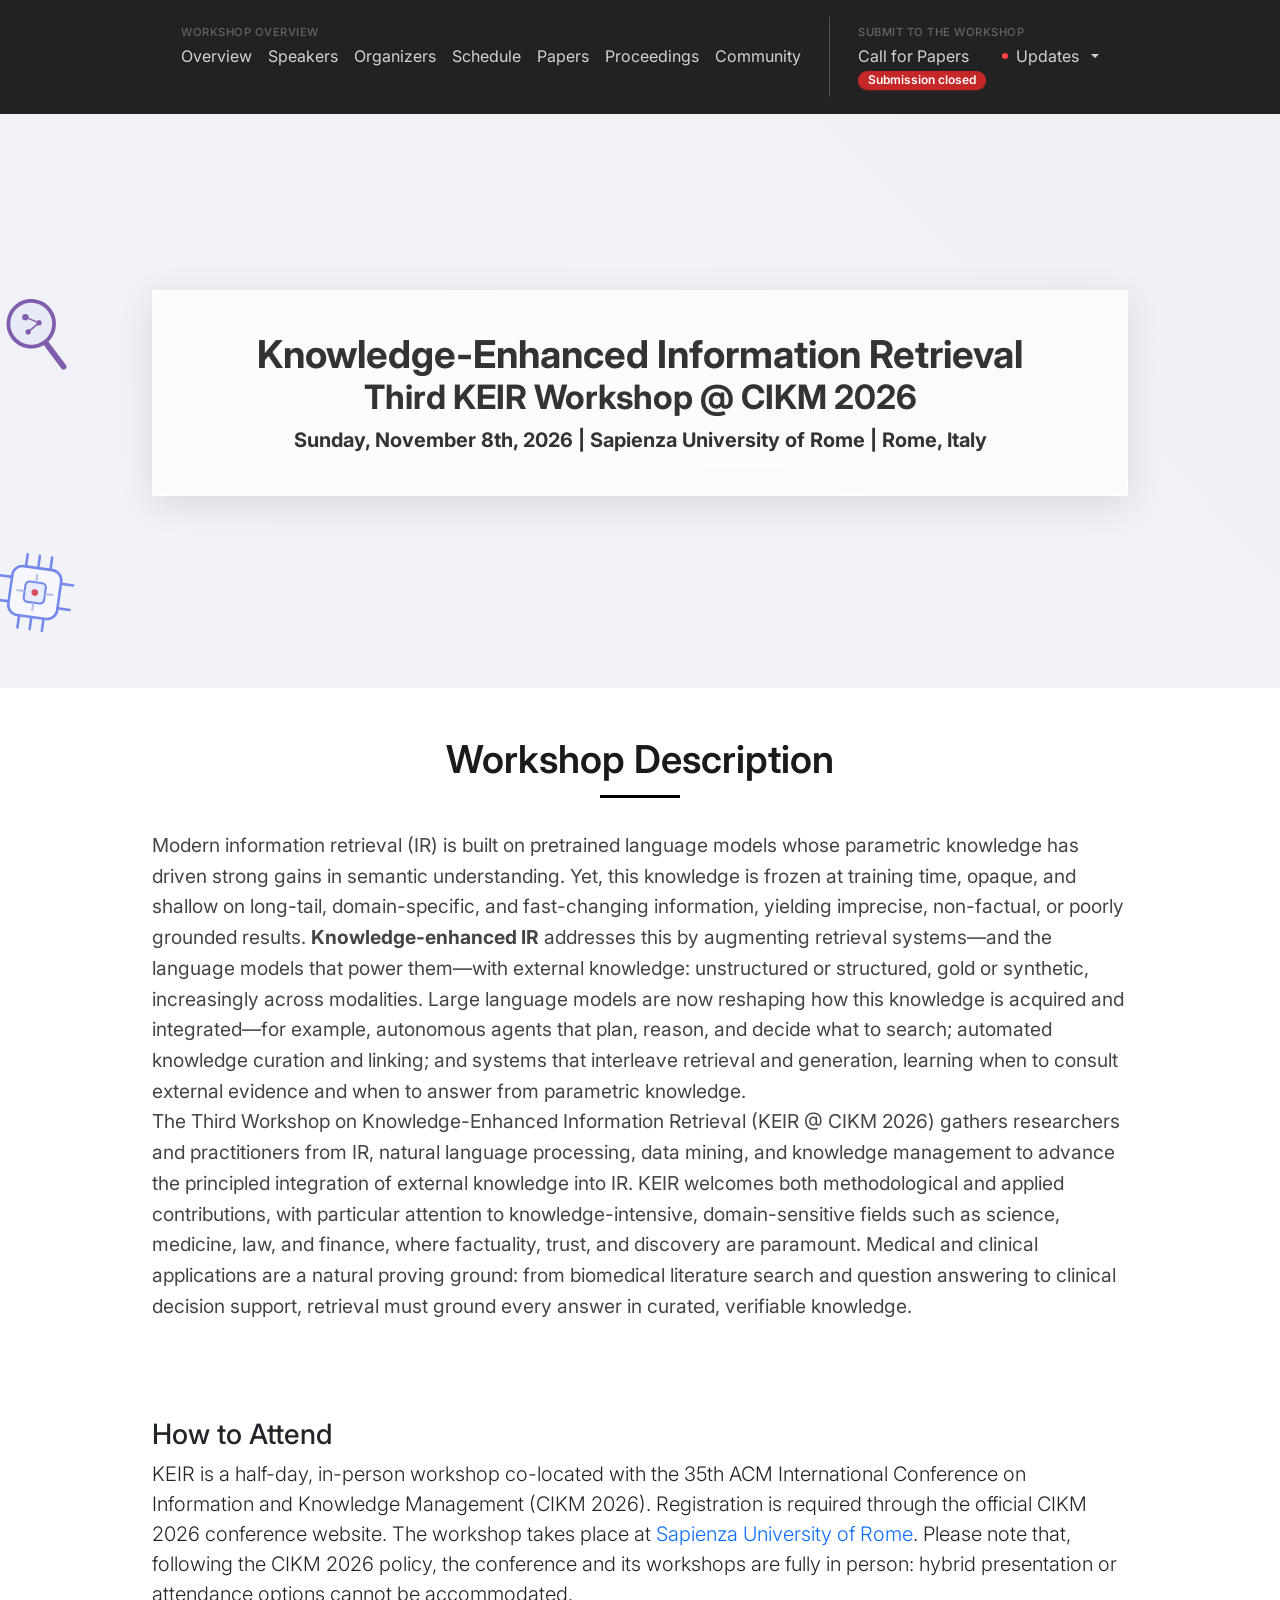
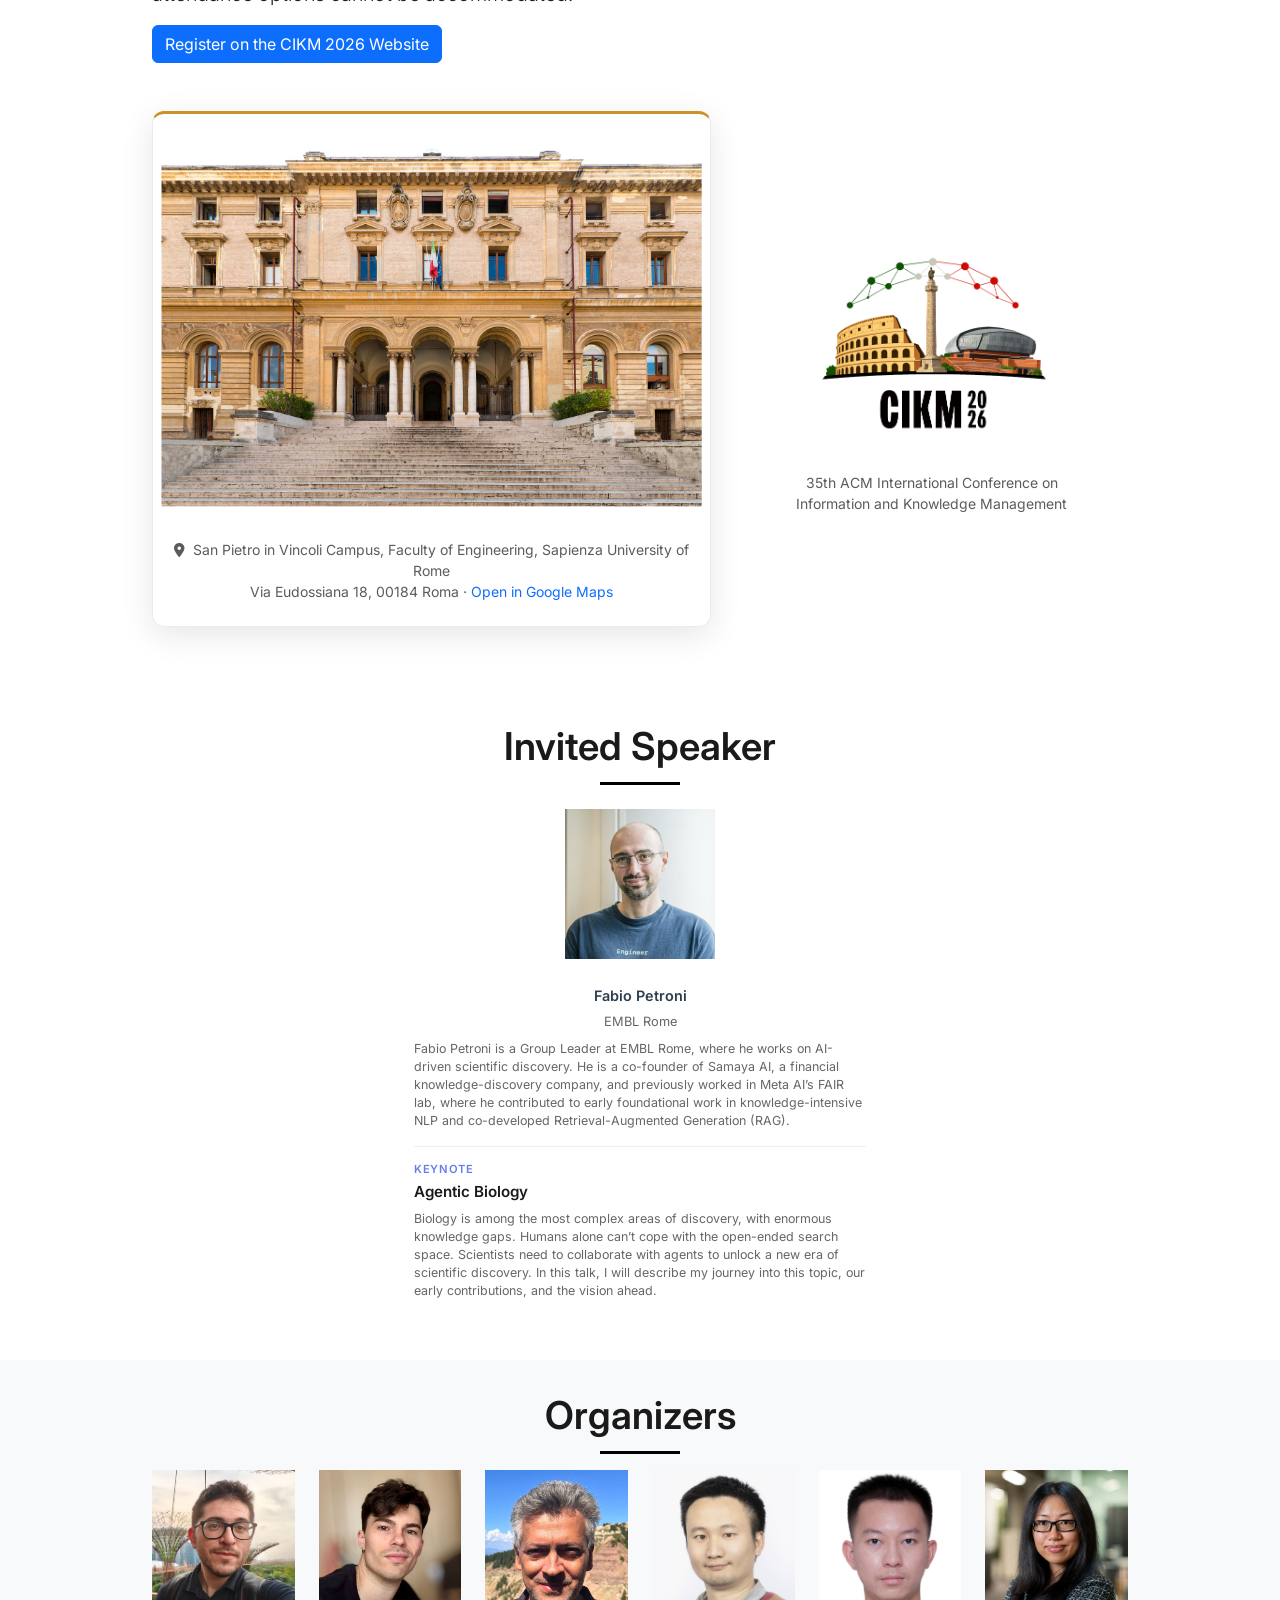
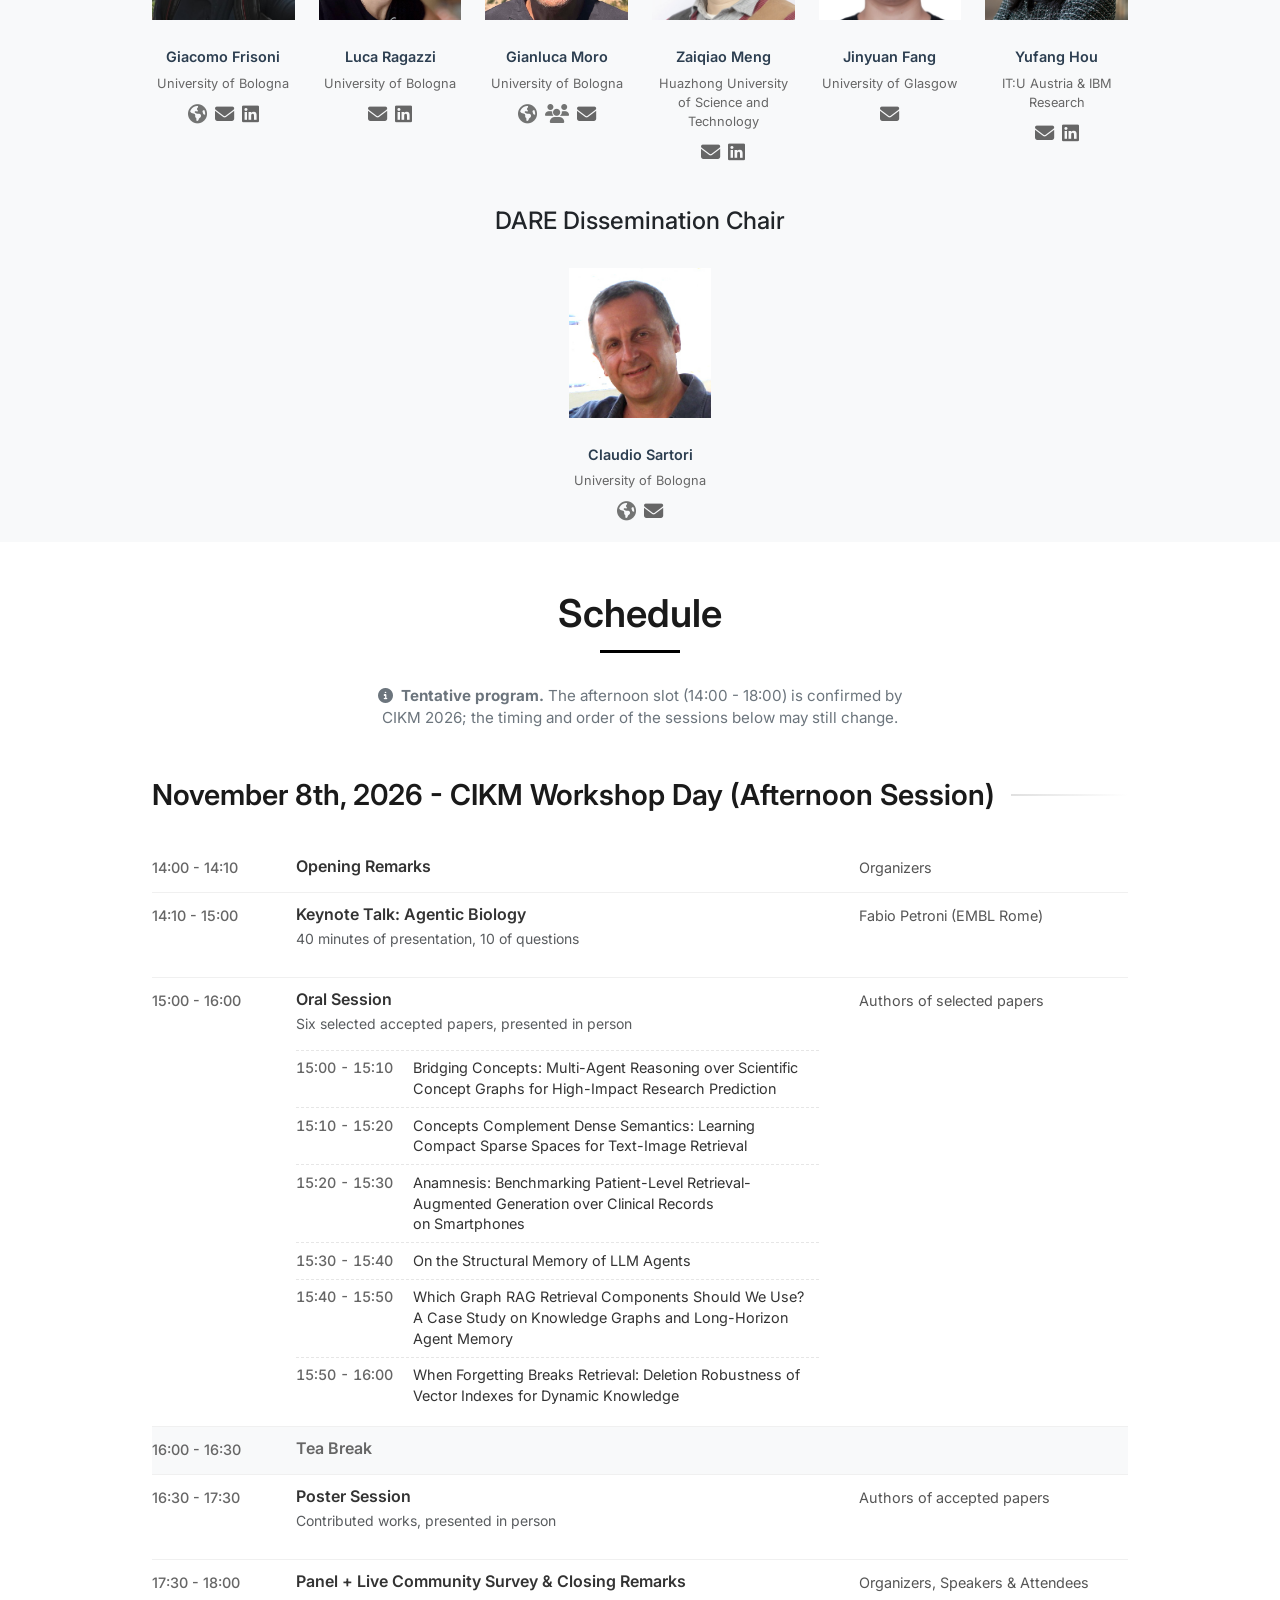
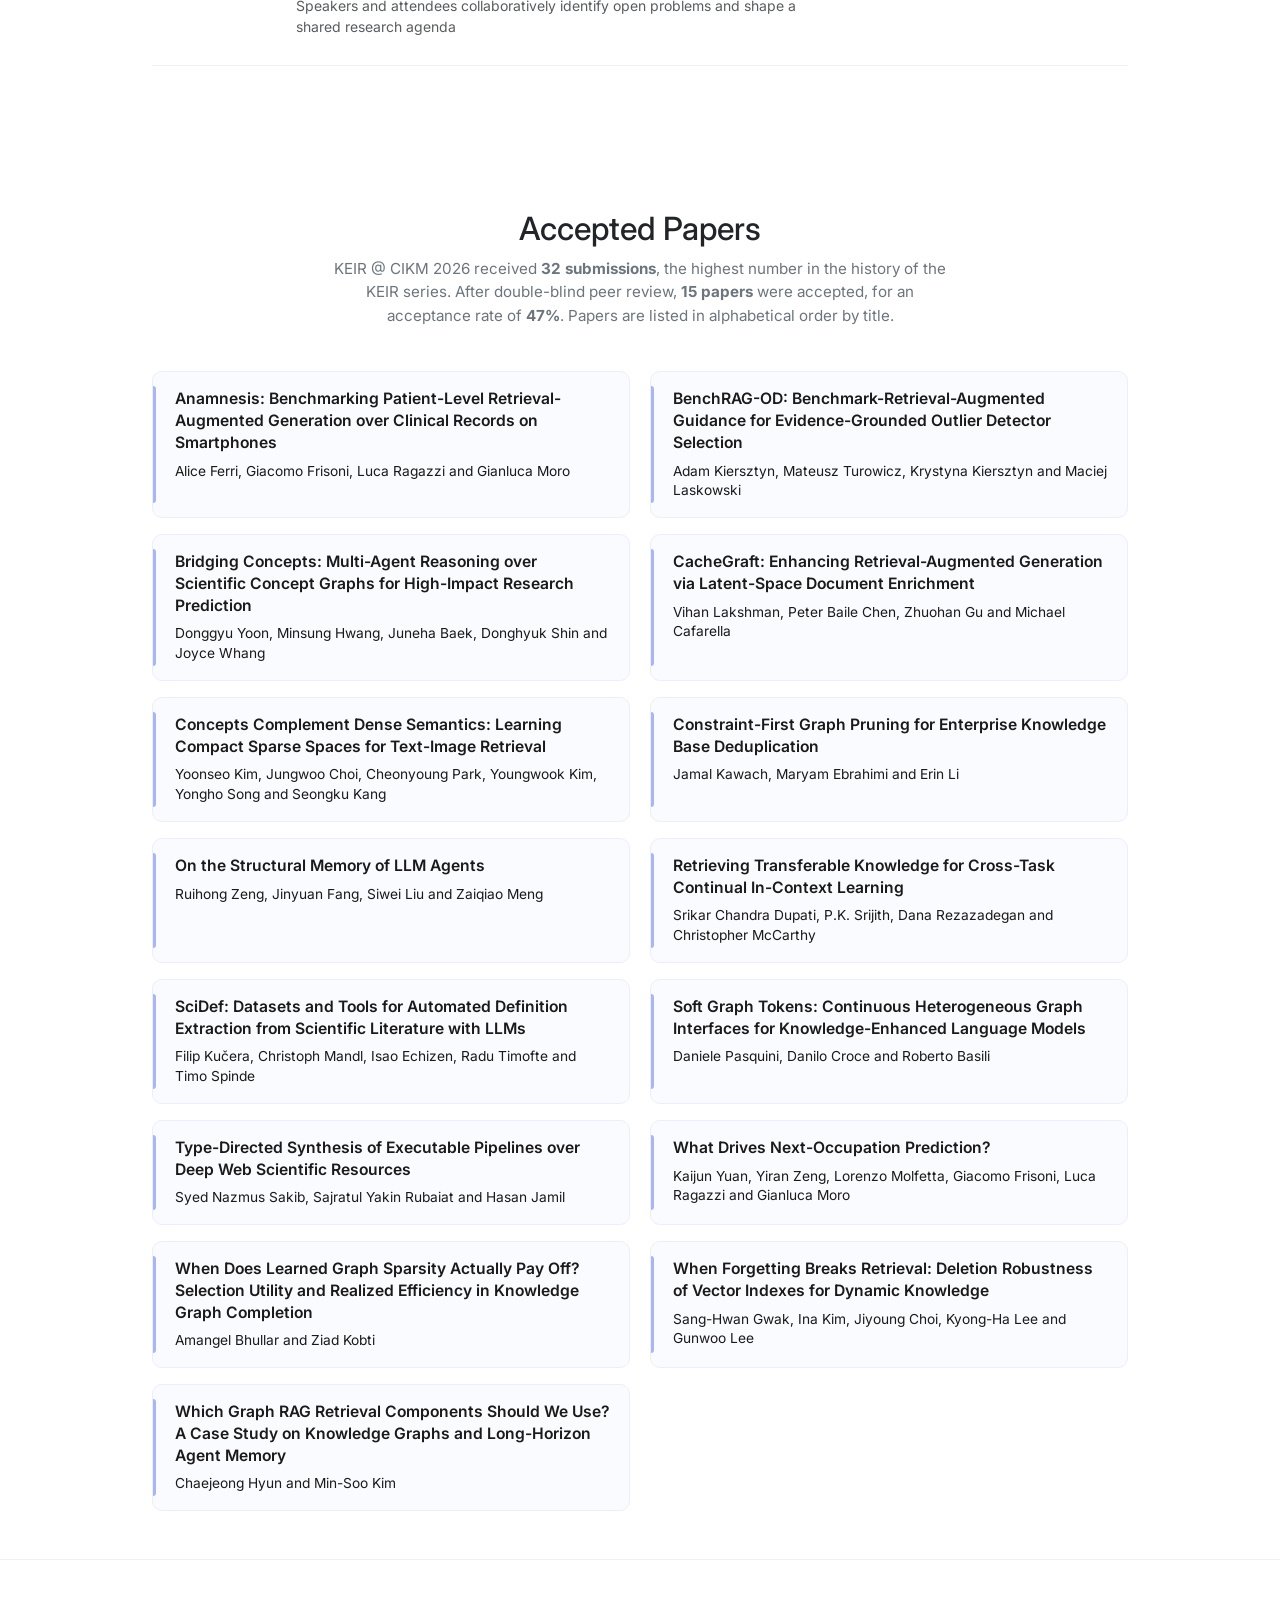
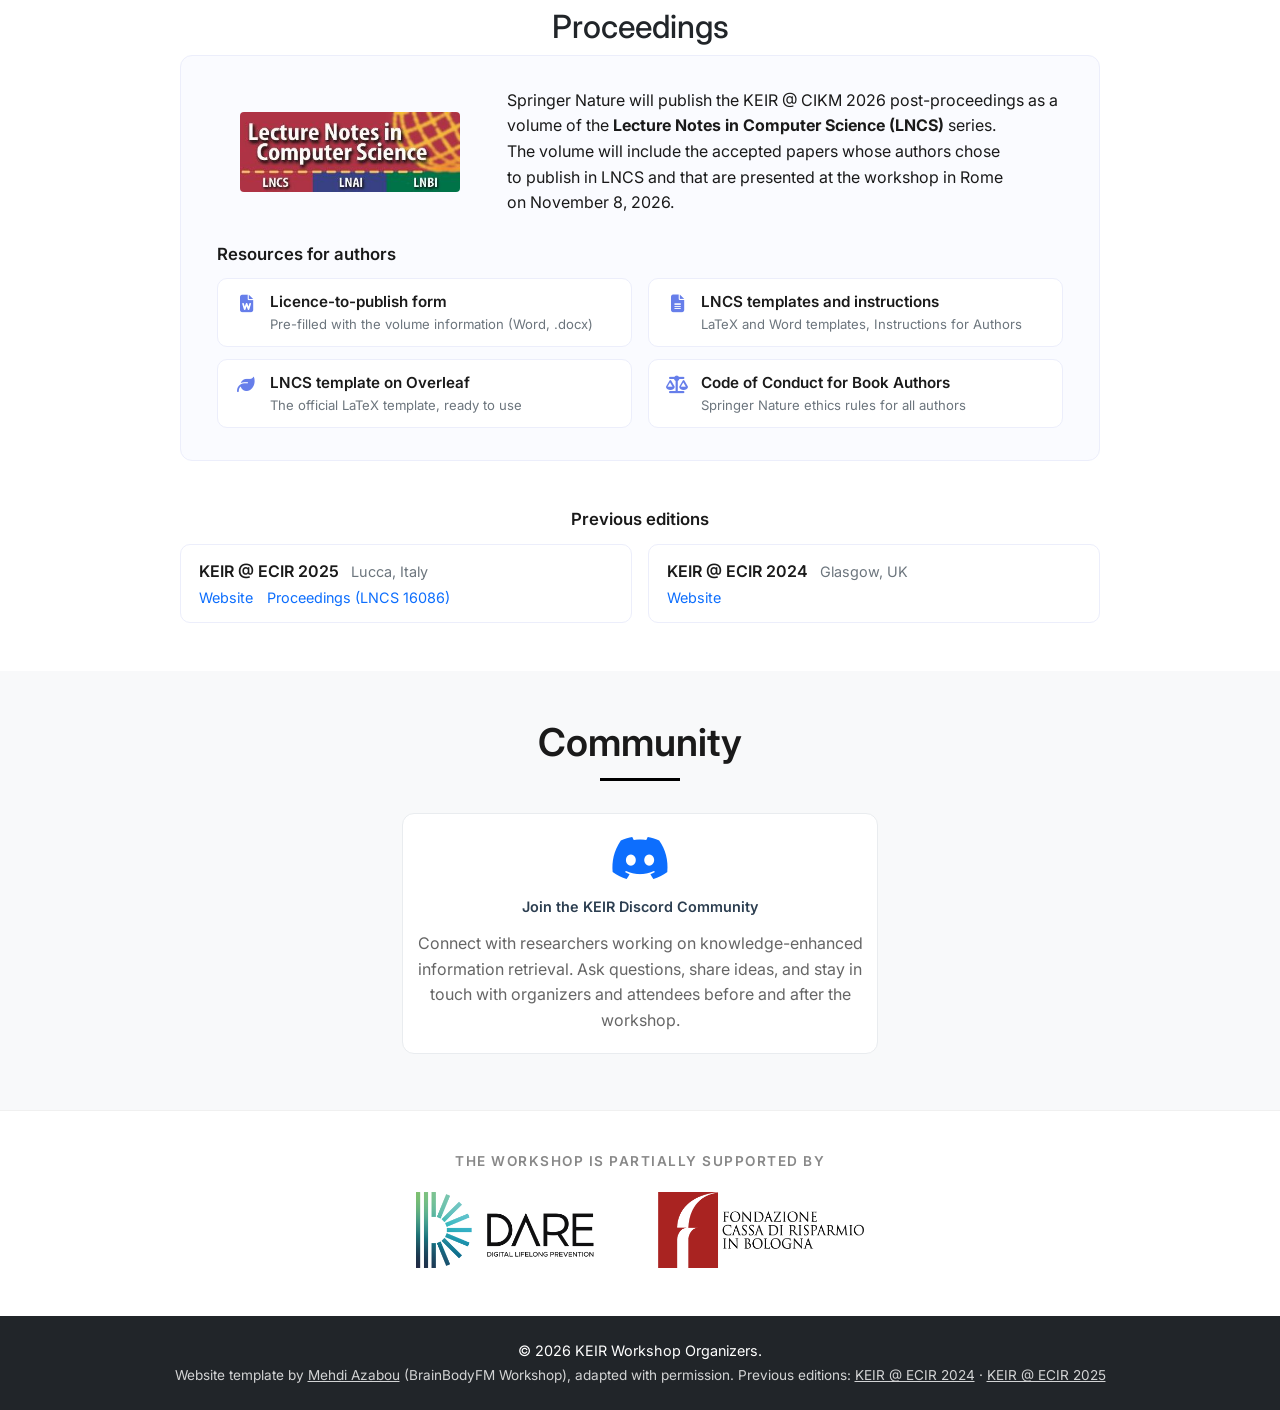
<file: index.html>
<!DOCTYPE html>
<html lang="en">

<head>
    <meta charset="UTF-8">
    <meta name="viewport" content="width=device-width, initial-scale=1.0">
    <title>KEIR @ CIKM 2026 - The Third Workshop on Knowledge-Enhanced Information Retrieval</title>
    <meta name="description"
        content="The Third Workshop on Knowledge-Enhanced Information Retrieval (KEIR @ CIKM 2026). November 8th, 2026 at Sapienza University of Rome, Italy.">

    <!-- Favicon -->
    <link rel="icon" type="image/svg+xml" href="assets/keir/favicon.svg">

    <!-- Open Graph Tags -->
    <meta property="og:type" content="website">
    <meta property="og:title" content="KEIR @ CIKM 2026 - The Third Workshop on Knowledge-Enhanced Information Retrieval">
    <meta property="og:description"
        content="The Third Workshop on Knowledge-Enhanced Information Retrieval (KEIR @ CIKM 2026). November 8th, 2026 at Sapienza University of Rome, Italy.">

    <!-- Twitter Meta Tags -->
    <meta name="twitter:card" content="summary">
    <meta name="twitter:title" content="KEIR @ CIKM 2026 - The Third Workshop on Knowledge-Enhanced Information Retrieval">
    <meta name="twitter:description"
        content="The Third Workshop on Knowledge-Enhanced Information Retrieval (KEIR @ CIKM 2026). November 8th, 2026 at Sapienza University of Rome, Italy.">

    <link href="https://cdn.jsdelivr.net/npm/bootstrap@5.3.0-alpha1/dist/css/bootstrap.min.css" rel="stylesheet">
    <link rel="stylesheet" href="https://cdnjs.cloudflare.com/ajax/libs/font-awesome/6.7.2/css/all.min.css">
    <link href="https://fonts.googleapis.com/css2?family=Inter:wght@400;500;600;700&display=swap" rel="stylesheet">
    <link rel="stylesheet" href="styles.css?v=20261103">
</head>

<body>
    <!-- Navigation Menu -->
    <nav class="navbar navbar-expand-lg navbar-dark bg-dark sticky-top">
        <!-- Desktop Navigation -->
        <div class="navbar-nav mx-auto desktop-nav" id="desktop-nav">
            <div class="nav-group-block">
                <div class="nav-group-label">Workshop Overview</div>
                <div class="nav-overview-group">
                    <a class="nav-link" href="#home">Overview<span class="deadline-badge"
                            style="opacity:0;">TBD</span></a>
                    <a class="nav-link" href="#speakers">Speakers<span class="deadline-badge"
                            style="opacity:0;">TBD</span></a>
                    <a class="nav-link" href="#organizers">Organizers<span class="deadline-badge"
                            style="opacity:0;">TBD</span></a>
                    <a class="nav-link" href="#schedule">Schedule<span class="deadline-badge"
                            style="opacity:0;">TBD</span></a>
                    <a class="nav-link" href="#accepted-papers">Papers<span class="deadline-badge"
                            style="opacity:0;">TBD</span></a>
                    <a class="nav-link" href="#proceedings">Proceedings<span class="deadline-badge"
                            style="opacity:0;">TBD</span></a>
                    <a class="nav-link" href="#community">Community<span class="deadline-badge"
                            style="opacity:0;">TBD</span></a>
                </div>
            </div>
            <div class="nav-separator"></div>
            <div class="nav-group-block">
                <div class="nav-group-label">Submit to the workshop</div>
                <div class="nav-submission-group">
                    <a class="nav-link" href="call-for-papers">Call for Papers<span
                            class="deadline-badge submission-closed">Submission closed</span></a>
                    <div class="nav-item dropdown">
                        <a class="nav-link dropdown-toggle updates-btn" href="#" role="button" data-bs-toggle="dropdown"
                            aria-expanded="false">
                            <span class="live-dot-small"></span>
                            Updates
                        </a>
                        <span class="deadline-badge" style="opacity:0;">TBD</span>
                        <div class="dropdown-menu updates-dropdown">
                            <div class="updates-content">
                                <div class="update-item">
                                    <div class="update-date">
                                        <div class="date-badge-small">
                                            <span class="month">OCT</span>
                                            <span class="day">31</span>
                                        </div>
                                    </div>
                                    <div class="update-content">
                                        <div class="update-card">
                                            <div class="update-header">
                                                <h6 class="update-title">
                                                    <i class="fas fa-microphone text-primary me-2"></i>
                                                    Keynote title and abstract
                                                </h6>
                                                <span class="update-tag info">Keynote</span>
                                            </div>
                                            <p class="update-text">
                                                Fabio Petroni will open the workshop with his keynote
                                                <strong>&ldquo;Agentic Biology&rdquo;</strong>. The abstract is available in
                                                the Invited&nbsp;Speaker&nbsp;section.
                                            </p>
                                            <div class="update-meta">
                                                <small class="text-muted">
                                                    <i class="fas fa-clock me-1"></i>
                                                    October 31, 2026
                                                </small>
                                            </div>
                                        </div>
                                    </div>
                                </div>
                                <div class="update-item">
                                    <div class="update-date">
                                        <div class="date-badge-small">
                                            <span class="month">OCT</span>
                                            <span class="day">30</span>
                                        </div>
                                    </div>
                                    <div class="update-content">
                                        <div class="update-card">
                                            <div class="update-header">
                                                <h6 class="update-title">
                                                    <i class="fas fa-book text-success me-2"></i>
                                                    Post-proceedings accepted in Springer LNCS
                                                </h6>
                                                <span class="update-tag success">Proceedings</span>
                                            </div>
                                            <p class="update-text">
                                                Springer Nature has accepted KEIR 2026 for publication as a revised
                                                post-proceedings volume in <strong>Lecture Notes in Computer Science
                                                (LNCS)</strong>. Authors of accepted papers who opted in have received
                                                the instructions by email: revised papers are due on
                                                <strong>December 15, 2026 (AoE)</strong>. Templates and the
                                                licence-to-publish form are in the Proceedings section.
                                            </p>
                                            <div class="update-meta">
                                                <small class="text-muted">
                                                    <i class="fas fa-clock me-1"></i>
                                                    October 30, 2026
                                                </small>
                                            </div>
                                        </div>
                                    </div>
                                </div>
                                <div class="update-item">
                                    <div class="update-date">
                                        <div class="date-badge-small">
                                            <span class="month">SEP</span>
                                            <span class="day">15</span>
                                        </div>
                                    </div>
                                    <div class="update-content">
                                        <div class="update-card">
                                            <div class="update-header">
                                                <h6 class="update-title">
                                                    <i class="fas fa-calendar-day text-primary me-2"></i>
                                                    Afternoon slot confirmed, with a new oral session
                                                </h6>
                                                <span class="update-tag info">Schedule</span>
                                            </div>
                                            <p class="update-text">
                                                CIKM 2026 has released the workshop schedule: KEIR will take
                                                place in the <strong>afternoon session of November 8 (14:00 -
                                                18:00)</strong>. The additional hour allocated by the conference
                                                allowed us to introduce an <strong>oral session</strong> for a
                                                selection of accepted papers, complementing the keynote, the poster
                                                session, and the closing panel. The presentation mode (oral +
                                                poster, or poster) will be communicated to authors in the
                                                acceptance notification. See the Schedule section for the
                                                tentative program.
                                            </p>
                                            <div class="update-meta">
                                                <small class="text-muted">
                                                    <i class="fas fa-clock me-1"></i>
                                                    September 15, 2026
                                                </small>
                                            </div>
                                        </div>
                                    </div>
                                </div>
                                <div class="update-item">
                                    <div class="update-date">
                                        <div class="date-badge-small">
                                            <span class="month">SEP</span>
                                            <span class="day">09</span>
                                        </div>
                                    </div>
                                    <div class="update-content">
                                        <div class="update-card">
                                            <div class="update-header">
                                                <h6 class="update-title">
                                                    <i class="fas fa-calendar-check text-primary me-2"></i>
                                                    Final submission deadline: September 16
                                                </h6>
                                                <span class="update-tag warning">Deadline</span>
                                            </div>
                                            <p class="update-text">
                                                The submission deadline has been slightly postponed to
                                                <strong>September 16, 2026 (AoE)</strong>. This is the final date:
                                                there will be no further extensions.
                                            </p>
                                            <div class="update-meta">
                                                <small class="text-muted">
                                                    <i class="fas fa-clock me-1"></i>
                                                    September 9, 2026
                                                </small>
                                            </div>
                                        </div>
                                    </div>
                                </div>
                                <div class="update-item">
                                    <div class="update-date">
                                        <div class="date-badge-small">
                                            <span class="month">AUG</span>
                                            <span class="day">19</span>
                                        </div>
                                    </div>
                                    <div class="update-content">
                                        <div class="update-card">
                                            <div class="update-header">
                                                <h6 class="update-title">
                                                    <i class="fas fa-calendar-plus text-primary me-2"></i>
                                                    Submission deadline extended
                                                </h6>
                                                <span class="update-tag warning">Deadline</span>
                                            </div>
                                            <p class="update-text">
                                                To accommodate requests from the community, the submission deadline has
                                                been postponed from August 24 to <strong>September 13, 2026
                                                    (AoE)</strong>.
                                            </p>
                                            <div class="update-meta">
                                                <small class="text-muted">
                                                    <i class="fas fa-clock me-1"></i>
                                                    August 19, 2026
                                                </small>
                                            </div>
                                        </div>
                                    </div>
                                </div>
                                <div class="update-item">
                                    <div class="update-date">
                                        <div class="date-badge-small">
                                            <span class="month">JUL</span>
                                            <span class="day">16</span>
                                        </div>
                                    </div>
                                    <div class="update-content">
                                        <div class="update-card">
                                            <div class="update-header">
                                                <h6 class="update-title">
                                                    <i class="fas fa-microphone text-primary me-2"></i>
                                                    Fabio Petroni to deliver the academic keynote
                                                </h6>
                                                <span class="update-tag info">Keynote</span>
                                            </div>
                                            <p class="update-text">
                                                We are delighted to announce that <strong>Fabio Petroni</strong> (Group
                                                Leader, EMBL Rome; co-developer of RAG at Meta AI) will deliver the
                                                academic keynote at KEIR @ CIKM 2026.
                                            </p>
                                            <div class="update-meta">
                                                <small class="text-muted">
                                                    <i class="fas fa-clock me-1"></i>
                                                    July 16, 2026
                                                </small>
                                            </div>
                                        </div>
                                    </div>
                                </div>
                                <div class="update-item">
                                    <div class="update-date">
                                        <div class="date-badge-small">
                                            <span class="month">JUL</span>
                                            <span class="day">08</span>
                                        </div>
                                    </div>
                                    <div class="update-content">
                                        <div class="update-card">
                                            <div class="update-header">
                                                <h6 class="update-title">
                                                    <i class="fas fa-champagne-glasses text-success me-2"></i>
                                                    Workshop Accepted at CIKM 2026!
                                                </h6>
                                                <span class="update-tag success">Accepted</span>
                                            </div>
                                            <p class="update-text">
                                                KEIR will run as a <strong>half-day, in-person workshop</strong> at CIKM 2026
                                                in Rome on <strong>November 8, 2026</strong>. The call for papers is open.
                                            </p>
                                            <div class="update-meta">
                                                <small class="text-muted">
                                                    <i class="fas fa-clock me-1"></i>
                                                    July 8, 2026
                                                </small>
                                            </div>
                                        </div>
                                    </div>
                                </div>
                            </div>
                        </div>
                    </div>
                </div>
            </div>
        </div>

        <!-- Mobile Navigation -->
        <div class="container mobile-nav">
                <div class="d-flex justify-content-between align-items-center">
                    <span class="navbar-brand mb-0 h1">KEIR @ CIKM 2026</span>
                    <button class="navbar-toggler" type="button" data-bs-toggle="collapse" data-bs-target="#mobile-nav"
                        aria-controls="mobile-nav" aria-expanded="false" aria-label="Toggle navigation">
                        <span class="navbar-toggler-icon"></span>
                    </button>
                </div>

                <div class="collapse navbar-collapse" id="mobile-nav">
                    <ul class="navbar-nav me-auto mb-2 mb-lg-0">
                        <li class="nav-item">
                            <a class="nav-link" href="#home">Overview</a>
                        </li>
                        <li class="nav-item">
                            <a class="nav-link" href="#speakers">Speakers</a>
                        </li>
                        <li class="nav-item">
                            <a class="nav-link" href="#organizers">Organizers</a>
                        </li>
                        <li class="nav-item">
                            <a class="nav-link" href="#schedule">Schedule</a>
                        </li>
                        <li class="nav-item">
                            <a class="nav-link" href="#accepted-papers">Accepted Papers</a>
                        </li>
                        <li class="nav-item">
                            <a class="nav-link" href="#proceedings">Proceedings</a>
                        </li>
                        <li class="nav-item">
                            <a class="nav-link" href="#community">Community</a>
                        </li>
                        <li class="nav-item">
                            <a class="nav-link" href="call-for-papers">Call for Papers</a>
                        </li>
                    </ul>
                </div>
        </div>
    </nav>

    <!-- Header Section -->
    <header id="home" class="py-5 header-extra-padding text-center">
        <!-- Animated Biosignal Background -->
        <div class="biosignal-background">
            <div class="biosignal-row">
                <img src="assets/keir/graph.svg" class="biosignal-icon" alt="">
                <img src="assets/keir/doc.svg" class="biosignal-icon" alt="">
                <img src="assets/keir/lens.svg" class="biosignal-icon" alt="">
                <img src="assets/keir/agent.svg" class="biosignal-icon" alt="">
                <img src="assets/keir/database.svg" class="biosignal-icon" alt="">
                <img src="assets/keir/book.svg" class="biosignal-icon" alt="">
                <img src="assets/keir/ranking.svg" class="biosignal-icon" alt="">
                <img src="assets/keir/embedding.svg" class="biosignal-icon" alt="">
                <img src="assets/keir/link.svg" class="biosignal-icon" alt="">
                <img src="assets/keir/table.svg" class="biosignal-icon" alt="">
                <img src="assets/keir/query.svg" class="biosignal-icon" alt="">
                <img src="assets/keir/pipeline.svg" class="biosignal-icon" alt="">
            </div>
            <div class="biosignal-row">
                <img src="assets/keir/graph.svg" class="biosignal-icon" alt="">
                <img src="assets/keir/doc.svg" class="biosignal-icon" alt="">
                <img src="assets/keir/lens.svg" class="biosignal-icon" alt="">
                <img src="assets/keir/agent.svg" class="biosignal-icon" alt="">
                <img src="assets/keir/database.svg" class="biosignal-icon" alt="">
                <img src="assets/keir/book.svg" class="biosignal-icon" alt="">
                <img src="assets/keir/ranking.svg" class="biosignal-icon" alt="">
                <img src="assets/keir/embedding.svg" class="biosignal-icon" alt="">
                <img src="assets/keir/link.svg" class="biosignal-icon" alt="">
                <img src="assets/keir/table.svg" class="biosignal-icon" alt="">
                <img src="assets/keir/query.svg" class="biosignal-icon" alt="">
                <img src="assets/keir/pipeline.svg" class="biosignal-icon" alt="">
            </div>
            <div class="biosignal-row">
                <img src="assets/keir/graph.svg" class="biosignal-icon" alt="">
                <img src="assets/keir/doc.svg" class="biosignal-icon" alt="">
                <img src="assets/keir/lens.svg" class="biosignal-icon" alt="">
                <img src="assets/keir/agent.svg" class="biosignal-icon" alt="">
                <img src="assets/keir/database.svg" class="biosignal-icon" alt="">
                <img src="assets/keir/book.svg" class="biosignal-icon" alt="">
                <img src="assets/keir/ranking.svg" class="biosignal-icon" alt="">
                <img src="assets/keir/embedding.svg" class="biosignal-icon" alt="">
                <img src="assets/keir/link.svg" class="biosignal-icon" alt="">
                <img src="assets/keir/table.svg" class="biosignal-icon" alt="">
                <img src="assets/keir/query.svg" class="biosignal-icon" alt="">
                <img src="assets/keir/pipeline.svg" class="biosignal-icon" alt="">
            </div>
        </div>

        <div class="container position-relative">
            <div class="workshop-title">
                <h1 class="display-3">
                    <div class="title-main">Knowledge-Enhanced Information Retrieval</div>
                    <div class="title-workshop">Third KEIR Workshop @ CIKM 2026</div>
                </h1>
                <p class="lead">Sunday, November 8th, 2026 | Sapienza University of Rome | Rome, Italy</p>
            </div>
        </div>
    </header>

    <!-- Abstract Section -->
    <section id="abstract" class="py-5">
        <div class="container">
            <h2 class="text-center mb-5">Workshop Description</h2>
            <div class="row justify-content-center">
                <div class="col-lg-12">
                    <p class="lead">
                        Modern information retrieval (IR) is built on pretrained language models whose parametric
                        knowledge has driven strong gains in semantic understanding. Yet, this knowledge is frozen at
                        training time, opaque, and shallow on long-tail, domain-specific, and fast-changing
                        information, yielding imprecise, non-factual, or poorly grounded results.
                        <strong>Knowledge-enhanced IR</strong> addresses this by augmenting retrieval systems&mdash;and
                        the language models that power them&mdash;with external knowledge: unstructured or structured,
                        gold or synthetic, increasingly across modalities. Large language models are now reshaping how
                        this knowledge is acquired and integrated&mdash;for example, autonomous agents that plan,
                        reason, and decide what to search; automated knowledge curation and linking; and systems that
                        interleave retrieval and generation, learning when to consult external evidence and when to
                        answer from parametric knowledge.
                    </p>
                    <p class="lead">
                        The Third Workshop on Knowledge-Enhanced Information Retrieval (KEIR @ CIKM 2026) gathers
                        researchers and practitioners from IR, natural language processing, data mining, and knowledge
                        management to advance the principled integration of external knowledge into IR. KEIR welcomes
                        both methodological and applied contributions, with particular attention to
                        knowledge-intensive, domain-sensitive fields such as science, medicine, law, and finance,
                        where factuality, trust, and discovery are paramount. Medical and clinical applications are a
                        natural proving ground: from biomedical literature search and question answering to clinical
                        decision support, retrieval must ground every answer in curated, verifiable knowledge.
                    </p>
                </div>
            </div>
        </div>
    </section>

    <!-- How to Attend Section -->
    <section id="how-to-attend" class="py-5">
        <div class="container">
            <div class="row justify-content-center">
                <div class="col-lg-12">
                    <h3 class="text-start">How to Attend</h3>
                    <p class="lead">
                        KEIR is a half-day, in-person workshop co-located with the 35th ACM International Conference on
                        Information and Knowledge Management (CIKM 2026). Registration is required through the official
                        CIKM 2026 conference website. The workshop takes place at
                        <a href="https://cikm2026.diag.uniroma1.it/venues/" target="_blank"
                            class="text-decoration-none">Sapienza University of Rome</a>.
                        Please note that, following the CIKM 2026 policy, the conference and its workshops are fully in
                        person: hybrid presentation or attendance options cannot be accommodated.
                    </p>
                    <p class="lead">
                        <a href="https://cikm2026.diag.uniroma1.it/" target="_blank" class="btn btn-primary">
                            Register on the CIKM 2026 Website
                        </a>
                    </p>

                    <div class="row align-items-center mt-4 g-4">
                        <div class="col-lg-7">
                            <div class="card venue-card">
                                <img src="assets/keir/venue-sapienza.jpg" class="card-img-top" alt="San Pietro in Vincoli Campus, Sapienza University of Rome">
                                <div class="card-body py-3">
                                    <p class="mb-0 small text-muted text-center">
                                        <i class="fas fa-location-dot me-1"></i>
                                        San Pietro in Vincoli Campus, Faculty of Engineering, Sapienza University of Rome<br>
                                        Via Eudossiana 18, 00184 Roma &middot;
                                        <a href="https://maps.google.com/?q=Via+Eudossiana+18,+00184+Roma" target="_blank"
                                            class="text-decoration-none">Open in Google Maps</a>
                                    </p>
                                </div>
                            </div>
                        </div>
                        <div class="col-lg-5 text-center">
                            <a href="https://cikm2026.diag.uniroma1.it/" target="_blank">
                                <img src="assets/keir/cikm2026-logo.png" alt="CIKM 2026 - Rome, Italy" class="cikm-logo">
                            </a>
                            <p class="small text-muted mt-2 mb-0">
                                35th ACM International Conference on<br>Information and Knowledge Management
                            </p>
                        </div>
                    </div>
                </div>
            </div>
        </div>
    </section>

    <!-- Speakers Section -->
    <section id="speakers" class="py-5">
        <div class="container">
            <h2 class="text-center mb-4">Invited Speaker</h2>
            <div class="row justify-content-center" id="speakers-row">
                <div class="col-lg-6 col-md-8 mb-4">
                    <div class="card h-100 speaker-card">
                        <img src="assets/keir/fabio_petroni.jpg" class="card-img-top" alt="Fabio Petroni"
                            onerror="this.src='assets/keir/speaker-tba.svg'">
                        <div class="card-body">
                            <h5 class="card-title">Fabio Petroni</h5>
                            <p class="card-text">EMBL Rome</p>
                            <p class="card-text speaker-bio">Fabio Petroni is a Group Leader at EMBL Rome, where he works on AI-driven scientific discovery. He is a co-founder of Samaya AI, a financial knowledge-discovery company, and previously worked in Meta AI’s FAIR lab, where he contributed to early foundational work in knowledge-intensive NLP and co-developed Retrieval-Augmented Generation (RAG).</p>
                            <div class="speaker-talk">
                                <p class="speaker-talk-label">Keynote</p>
                                <p class="speaker-talk-title">Agentic Biology</p>
                                <p class="speaker-talk-abstract">Biology is among the most complex areas of discovery,
                                    with enormous knowledge gaps. Humans alone can&rsquo;t cope with the open-ended
                                    search space. Scientists need to collaborate with agents to unlock a new era of
                                    scientific discovery. In this talk, I will describe my journey into this topic, our
                                    early contributions, and the vision ahead.</p>
                            </div>
                        </div>
                    </div>
                </div>
            </div>
        </div>
    </section>

    <!-- Organizers Section -->
    <section id="organizers" class="py-5 bg-light">
        <div class="container">
            <h2 class="text-center mb-4">Organizers</h2>
            <div class="row justify-content-center" id="organizers-row">
                <div class="col-lg-2 col-md-4 col-sm-6 mb-4">
                    <div class="card h-100 organizer-card">
                        <img src="assets/keir/giacomo_frisoni.jpg" class="card-img-top" alt="Giacomo Frisoni">
                        <div class="card-body">
                            <h5 class="card-title">Giacomo Frisoni</h5>
                            <p class="card-text">University of Bologna</p>
                            <div class="social-icons">
                                <a href="https://giacomofrisoni.github.io/" target="_blank" title="Website"><i
                                        class="fas fa-earth-americas globe-icon"></i></a>
                                <a href="mailto:giacomo.frisoni@unibo.it" title="Email"><i
                                        class="fas fa-envelope"></i></a>
                                <a href="https://www.linkedin.com/in/giacomo-frisoni-3b97a8129/" target="_blank" title="LinkedIn"><i
                                        class="fab fa-linkedin"></i></a>
                            </div>
                        </div>
                    </div>
                </div>
                <div class="col-lg-2 col-md-4 col-sm-6 mb-4">
                    <div class="card h-100 organizer-card">
                        <img src="assets/keir/luca_ragazzi.jpg" class="card-img-top" alt="Luca Ragazzi">
                        <div class="card-body">
                            <h5 class="card-title">Luca Ragazzi</h5>
                            <p class="card-text">University of Bologna</p>
                            <div class="social-icons">
                                <a href="mailto:l.ragazzi@unibo.it" title="Email"><i
                                        class="fas fa-envelope"></i></a>
                                <a href="https://www.linkedin.com/in/luca-ragazzi-38557316b/" target="_blank" title="LinkedIn"><i
                                        class="fab fa-linkedin"></i></a>
                            </div>
                        </div>
                    </div>
                </div>
                <div class="col-lg-2 col-md-4 col-sm-6 mb-4">
                    <div class="card h-100 organizer-card">
                        <img src="assets/keir/gianluca_moro.jpg" class="card-img-top" alt="Gianluca Moro">
                        <div class="card-body">
                            <h5 class="card-title">Gianluca Moro</h5>
                            <p class="card-text">University of Bologna</p>
                            <div class="social-icons">
                                <a href="https://www.unibo.it/sitoweb/gianluca.moro" target="_blank"
                                    title="Personal website"><i class="fas fa-earth-americas globe-icon"></i></a>
                                <a href="https://disi-unibo-nlp.github.io/" target="_blank" title="Research group"><i
                                        class="fas fa-users globe-icon"></i></a>
                                <a href="mailto:gianluca.moro@unibo.it" title="Email"><i
                                        class="fas fa-envelope"></i></a>
                            </div>
                        </div>
                    </div>
                </div>
                <div class="col-lg-2 col-md-4 col-sm-6 mb-4">
                    <div class="card h-100 organizer-card">
                        <img src="assets/keir/zaiqiao_meng.jpg" class="card-img-top" alt="Zaiqiao Meng">
                        <div class="card-body">
                            <h5 class="card-title">Zaiqiao Meng</h5>
                            <p class="card-text">Huazhong University of Science and Technology</p>
                            <div class="social-icons">
                                <a href="mailto:zqmeng@hust.edu.cn" title="Email"><i
                                        class="fas fa-envelope"></i></a>
                                <a href="https://www.linkedin.com/in/meng/" target="_blank" title="LinkedIn"><i
                                        class="fab fa-linkedin"></i></a>
                            </div>
                        </div>
                    </div>
                </div>
                <div class="col-lg-2 col-md-4 col-sm-6 mb-4">
                    <div class="card h-100 organizer-card">
                        <img src="assets/keir/jinyuan_fang.jpg" class="card-img-top" alt="Jinyuan Fang">
                        <div class="card-body">
                            <h5 class="card-title">Jinyuan Fang</h5>
                            <p class="card-text">University of Glasgow</p>
                            <div class="social-icons">
                                <a href="mailto:j.fang.2@research.gla.ac.uk" title="Email"><i
                                        class="fas fa-envelope"></i></a>
                            </div>
                        </div>
                    </div>
                </div>
                <div class="col-lg-2 col-md-4 col-sm-6 mb-4">
                    <div class="card h-100 organizer-card">
                        <img src="assets/keir/yufang_hou.jpg" class="card-img-top" alt="Yufang Hou">
                        <div class="card-body">
                            <h5 class="card-title">Yufang Hou</h5>
                            <p class="card-text">IT:U Austria &amp; IBM Research</p>
                            <div class="social-icons">
                                <a href="mailto:yufang.hou@it-u.at" title="Email"><i
                                        class="fas fa-envelope"></i></a>
                                <a href="https://www.linkedin.com/in/yufanghou/" target="_blank" title="LinkedIn"><i
                                        class="fab fa-linkedin"></i></a>
                            </div>
                        </div>
                    </div>
                </div>
            </div>

            <h4 class="text-center mt-4 mb-4 dissemination-heading">DARE Dissemination Chair</h4>
            <div class="row justify-content-center">
                <div class="col-lg-2 col-md-4 col-sm-6 mb-4">
                    <div class="card h-100 organizer-card">
                        <img src="assets/keir/claudio_sartori.jpg" class="card-img-top" alt="Claudio Sartori">
                        <div class="card-body">
                            <h5 class="card-title">Claudio Sartori</h5>
                            <p class="card-text">University of Bologna</p>
                            <div class="social-icons">
                                <a href="https://www.unibo.it/sitoweb/claudio.sartori" target="_blank" title="Website"><i
                                        class="fas fa-earth-americas globe-icon"></i></a>
                                <a href="mailto:claudio.sartori@unibo.it" title="Email"><i
                                        class="fas fa-envelope"></i></a>
                            </div>
                        </div>
                    </div>
                </div>
            </div>
        </div>
    </section>


    

    <!-- Community and Resources Section -->
    <!-- Schedule Section -->
    <section id="schedule" class="py-5">
        <div class="container">
            <h2 class="text-center mb-5">Schedule</h2>
            <p class="schedule-note text-center mb-5">
                <i class="fas fa-info-circle me-1"></i>
                <strong>Tentative program.</strong> The afternoon slot (14:00 - 18:00) is confirmed by CIKM 2026;
                the timing and order of the sessions below may still change.
            </p>

            <div class="day-container">
                <h3 class="day-header">November 8th, 2026 - CIKM Workshop Day (Afternoon Session)</h3>
                <div class="timeline">
                    <div class="timeline-item">
                        <div class="time-block">14:00 - 14:10</div>
                        <div class="content-block">
                            <h4>Opening Remarks</h4>
                        </div>
                        <div class="speaker-block">Organizers</div>
                    </div>

                    <div class="timeline-item">
                        <div class="time-block">14:10 - 15:00</div>
                        <div class="content-block">
                            <h4>Keynote Talk: Agentic Biology</h4>
                            <p class="small text-muted">40 minutes of presentation, 10 of questions</p>
                        </div>
                        <div class="speaker-block">Fabio Petroni (EMBL Rome)</div>
                    </div>

                    <div class="timeline-item">
                        <div class="time-block">15:00 - 16:00</div>
                        <div class="content-block">
                            <h4>Oral Session</h4>
                            <p class="small text-muted">Six selected accepted papers, presented in person</p>
                            <ol class="oral-talks">
                                <li>
                                    <span class="oral-time">15:00 - 15:10</span>
                                    <span class="oral-title">Bridging Concepts: Multi-Agent Reasoning over Scientific Concept Graphs for High-Impact Research Prediction</span>
                                </li>
                                <li>
                                    <span class="oral-time">15:10 - 15:20</span>
                                    <span class="oral-title">Concepts Complement Dense Semantics: Learning Compact Sparse Spaces for Text-Image Retrieval</span>
                                </li>
                                <li>
                                    <span class="oral-time">15:20 - 15:30</span>
                                    <span class="oral-title">Anamnesis: Benchmarking Patient-Level Retrieval-Augmented Generation over Clinical Records on Smartphones</span>
                                </li>
                                <li>
                                    <span class="oral-time">15:30 - 15:40</span>
                                    <span class="oral-title">On the Structural Memory of LLM Agents</span>
                                </li>
                                <li>
                                    <span class="oral-time">15:40 - 15:50</span>
                                    <span class="oral-title">Which Graph RAG Retrieval Components Should We Use? A Case Study on Knowledge Graphs and Long-Horizon Agent Memory</span>
                                </li>
                                <li>
                                    <span class="oral-time">15:50 - 16:00</span>
                                    <span class="oral-title">When Forgetting Breaks Retrieval: Deletion Robustness of Vector Indexes for Dynamic Knowledge</span>
                                </li>
                            </ol>
                        </div>
                        <div class="speaker-block">Authors of selected papers</div>
                    </div>

                    <div class="timeline-item break">
                        <div class="time-block">16:00 - 16:30</div>
                        <div class="content-block">
                            <h4>Tea Break</h4>
                        </div>
                        <div class="speaker-block"></div>
                    </div>

                    <div class="timeline-item">
                        <div class="time-block">16:30 - 17:30</div>
                        <div class="content-block">
                            <h4>Poster Session</h4>
                            <p class="small text-muted">Contributed works, presented in person</p>
                        </div>
                        <div class="speaker-block">Authors of accepted papers</div>
                    </div>

                    <div class="timeline-item">
                        <div class="time-block">17:30 - 18:00</div>
                        <div class="content-block">
                            <h4>Panel + Live Community Survey &amp; Closing Remarks</h4>
                            <p class="small text-muted">Speakers and attendees collaboratively identify open problems
                                and shape a shared research agenda</p>
                        </div>
                        <div class="speaker-block">Organizers, Speakers &amp; Attendees</div>
                    </div>
                </div>
            </div>
        </div>
    </section>

    <!-- Accepted Papers Section -->
    <section id="accepted-papers" class="py-5">
        <div class="container">
            <h2 class="text-center mb-4">Accepted Papers</h2>
            <p class="accepted-note text-center">
                KEIR @ CIKM 2026 received <strong>32 submissions</strong>, the highest number in the history of the
                KEIR series. After double-blind peer review, <strong>15 papers</strong> were accepted, for an
                acceptance rate of <strong>47%</strong>. Papers are listed in alphabetical order by title.
            </p>
            <ol class="accepted-list">
                <li class="accepted-paper">
                    <p class="paper-title">Anamnesis: Benchmarking Patient-Level Retrieval-Augmented Generation over Clinical Records on Smartphones</p>
                    <p class="paper-authors">Alice Ferri, Giacomo Frisoni, Luca Ragazzi and Gianluca Moro</p>
                </li>
                <li class="accepted-paper">
                    <p class="paper-title">BenchRAG-OD: Benchmark-Retrieval-Augmented Guidance for Evidence-Grounded Outlier Detector Selection</p>
                    <p class="paper-authors">Adam Kiersztyn, Mateusz Turowicz, Krystyna Kiersztyn and Maciej Laskowski</p>
                </li>
                <li class="accepted-paper">
                    <p class="paper-title">Bridging Concepts: Multi-Agent Reasoning over Scientific Concept Graphs for High-Impact Research Prediction</p>
                    <p class="paper-authors">Donggyu Yoon, Minsung Hwang, Juneha Baek, Donghyuk Shin and Joyce Whang</p>
                </li>
                <li class="accepted-paper">
                    <p class="paper-title">CacheGraft: Enhancing Retrieval-Augmented Generation via Latent-Space Document Enrichment</p>
                    <p class="paper-authors">Vihan Lakshman, Peter Baile Chen, Zhuohan Gu and Michael Cafarella</p>
                </li>
                <li class="accepted-paper">
                    <p class="paper-title">Concepts Complement Dense Semantics: Learning Compact Sparse Spaces for Text-Image Retrieval</p>
                    <p class="paper-authors">Yoonseo Kim, Jungwoo Choi, Cheonyoung Park, Youngwook Kim, Yongho Song and Seongku Kang</p>
                </li>
                <li class="accepted-paper">
                    <p class="paper-title">Constraint-First Graph Pruning for Enterprise Knowledge Base Deduplication</p>
                    <p class="paper-authors">Jamal Kawach, Maryam Ebrahimi and Erin Li</p>
                </li>
                <li class="accepted-paper">
                    <p class="paper-title">On the Structural Memory of LLM Agents</p>
                    <p class="paper-authors">Ruihong Zeng, Jinyuan Fang, Siwei Liu and Zaiqiao Meng</p>
                </li>
                <li class="accepted-paper">
                    <p class="paper-title">Retrieving Transferable Knowledge for Cross-Task Continual In-Context Learning</p>
                    <p class="paper-authors">Srikar Chandra Dupati, P.K. Srijith, Dana Rezazadegan and Christopher McCarthy</p>
                </li>
                <li class="accepted-paper">
                    <p class="paper-title">SciDef: Datasets and Tools for Automated Definition Extraction from Scientific Literature with LLMs</p>
                    <p class="paper-authors">Filip Kučera, Christoph Mandl, Isao Echizen, Radu Timofte and Timo Spinde</p>
                </li>
                <li class="accepted-paper">
                    <p class="paper-title">Soft Graph Tokens: Continuous Heterogeneous Graph Interfaces for Knowledge-Enhanced Language Models</p>
                    <p class="paper-authors">Daniele Pasquini, Danilo Croce and Roberto Basili</p>
                </li>
                <li class="accepted-paper">
                    <p class="paper-title">Type-Directed Synthesis of Executable Pipelines over Deep Web Scientific Resources</p>
                    <p class="paper-authors">Syed Nazmus Sakib, Sajratul Yakin Rubaiat and Hasan Jamil</p>
                </li>
                <li class="accepted-paper">
                    <p class="paper-title">What Drives Next-Occupation Prediction?</p>
                    <p class="paper-authors">Kaijun Yuan, Yiran Zeng, Lorenzo Molfetta, Giacomo Frisoni, Luca Ragazzi and Gianluca Moro</p>
                </li>
                <li class="accepted-paper">
                    <p class="paper-title">When Does Learned Graph Sparsity Actually Pay Off? Selection Utility and Realized Efficiency in Knowledge Graph Completion</p>
                    <p class="paper-authors">Amangel Bhullar and Ziad Kobti</p>
                </li>
                <li class="accepted-paper">
                    <p class="paper-title">When Forgetting Breaks Retrieval: Deletion Robustness of Vector Indexes for Dynamic Knowledge</p>
                    <p class="paper-authors">Sang-Hwan Gwak, Ina Kim, Jiyoung Choi, Kyong-Ha Lee and Gunwoo Lee</p>
                </li>
                <li class="accepted-paper">
                    <p class="paper-title">Which Graph RAG Retrieval Components Should We Use? A Case Study on Knowledge Graphs and Long-Horizon Agent Memory</p>
                    <p class="paper-authors">Chaejeong Hyun and Min-Soo Kim</p>
                </li>
            </ol>
        </div>
    </section>

    <!-- Proceedings Section (Springer LNCS) -->
    <section id="proceedings" class="py-5">
        <div class="container">
            <h2 class="text-center mb-4">Proceedings</h2>
            <div class="proceedings-card">
                <div class="row g-4 align-items-center">
                    <div class="col-md-4 text-center">
                        <a href="https://link.springer.com/series/558/information-for-authors-and-editors"
                            target="_blank" rel="noopener" title="Lecture Notes in Computer Science (LNCS)">
                            <img src="assets/keir/lncs-logo.jpg" alt="Springer Lecture Notes in Computer Science (LNCS)"
                                class="lncs-logo" width="351" height="128">
                        </a>
                    </div>
                    <div class="col-md-8">
                        <p class="proceedings-lead mb-0" style="text-wrap: pretty;">
                            Springer Nature will publish the KEIR&nbsp;@&nbsp;CIKM&nbsp;2026 post-proceedings as a volume
                            of the <strong>Lecture Notes in Computer Science (LNCS)</strong> series. The volume will
                            include the accepted papers whose authors chose to publish in LNCS and that are presented
                            at the workshop in Rome on November&nbsp;8,&nbsp;2026.
                        </p>
                    </div>
                </div>

                <h4 class="proceedings-subtitle">Resources for authors</h4>
                <ul class="proceedings-links">
                    <li>
                        <a href="assets/keir/KEIR2026_Licence_to_Publish.docx" download>
                            <i class="fas fa-file-word"></i>
                            <span>Licence-to-publish form<small>Pre-filled with the volume information (Word,
                                    .docx)</small></span>
                        </a>
                    </li>
                    <li>
                        <a href="https://link.springer.com/series/558/information-for-authors-and-editors"
                            target="_blank" rel="noopener">
                            <i class="fas fa-file-lines"></i>
                            <span>LNCS templates and instructions<small>LaTeX and Word templates, Instructions for
                                    Authors</small></span>
                        </a>
                    </li>
                    <li>
                        <a href="https://www.overleaf.com/latex/templates/springer-lecture-notes-in-computer-science/kzwwpvhwnvfj"
                            target="_blank" rel="noopener">
                            <i class="fas fa-leaf"></i>
                            <span>LNCS template on Overleaf<small>The official LaTeX template, ready to
                                    use</small></span>
                        </a>
                    </li>
                    <li>
                        <a href="https://www.springernature.com/gp/authors/book-authors-code-of-conduct"
                            target="_blank" rel="noopener">
                            <i class="fas fa-scale-balanced"></i>
                            <span>Code of Conduct for Book Authors<small>Springer Nature ethics rules for all
                                    authors</small></span>
                        </a>
                    </li>
                </ul>
            </div>

            <h4 class="proceedings-subtitle text-center">Previous editions</h4>
            <ul class="previous-editions">
                <li>
                    <span class="edition-name">KEIR @ ECIR 2025</span>
                    <span class="edition-place">Lucca, Italy</span>
                    <span class="edition-links">
                        <a href="https://keir-ecir2025.github.io/" target="_blank" rel="noopener">Website</a>
                        <a href="https://link.springer.com/book/10.1007/978-3-032-02899-0" target="_blank"
                            rel="noopener">Proceedings (LNCS 16086)</a>
                    </span>
                </li>
                <li>
                    <span class="edition-name">KEIR @ ECIR 2024</span>
                    <span class="edition-place">Glasgow, UK</span>
                    <span class="edition-links">
                        <a href="https://keirworkshop.github.io/" target="_blank" rel="noopener">Website</a>
                    </span>
                </li>
            </ul>
        </div>
    </section>

    <section id="community" class="py-5 bg-light">
        <div class="container">
            <h2 class="text-center mb-5">Community</h2>
            <div class="row justify-content-center">
                <div class="col-lg-6 mb-4">
                    <a href="https://discord.gg/eK3vhgD2C" target="_blank" class="text-decoration-none">
                        <div class="card h-100 community-card">
                            <div class="card-body">
                                <div class="text-center mb-4">
                                    <div class="community-icon mb-3">
                                        <i class="fab fa-discord fa-3x text-primary"></i>
                                    </div>
                                    <h4 class="card-title">Join the KEIR Discord Community</h4>
                                </div>
                                <p class="card-text" style="font-size: 1rem;">
                                    Connect with researchers working on knowledge-enhanced information retrieval.
                                    Ask questions, share ideas, and stay in touch with organizers and
                                    attendees before and after the workshop.
                                </p>
                            </div>
                        </div>
                    </a>
                </div>
            </div>
        </div>
    </section>



    


    <!-- Footer -->
    <!-- Supported By Section -->
    <section id="supported-by" class="supported-section">
        <div class="container text-center">
            <p class="supported-label">The workshop is partially supported by</p>
            <div class="supported-logos">
                <a href="https://www.fondazionedare.it/en/" target="_blank" rel="noopener" title="DARE - Digital Lifelong Prevention">
                    <img src="assets/keir/dare-logo.png" alt="DARE - Digital Lifelong Prevention" class="dare-logo">
                </a>
                <a href="https://fondazionecarisbo.it/en/" target="_blank" rel="noopener" title="Fondazione Cassa di Risparmio in Bologna">
                    <img src="assets/keir/carisbo-logo.png" alt="Fondazione Cassa di Risparmio in Bologna" class="dare-logo">
                </a>
            </div>
        </div>
    </section>

    <footer class="py-4 bg-dark text-white text-center">
        <div class="container">
            <p class="mb-1">&copy; 2026 KEIR Workshop Organizers.</p>
            <p class="mb-0" style="font-size: 0.85rem; opacity: 0.8;">
                Website template by <a href="https://brainbodyfm-workshop.github.io/" target="_blank"
                    class="text-white text-decoration-underline">Mehdi Azabou</a> (BrainBodyFM Workshop),
                adapted with permission. Previous editions:
                <a href="https://keirworkshop.github.io/" target="_blank"
                    class="text-white text-decoration-underline">KEIR @ ECIR 2024</a> &middot;
                <a href="https://keir-ecir2025.github.io/" target="_blank"
                    class="text-white text-decoration-underline">KEIR @ ECIR 2025</a>
            </p>
        </div>
    </footer>

    <script src="https://cdn.jsdelivr.net/npm/bootstrap@5.3.0-alpha1/dist/js/bootstrap.bundle.min.js"></script>
    <script src="script.js"></script>
    <script src="biosignal-animation.js"></script>
</body>

</html>
</file>
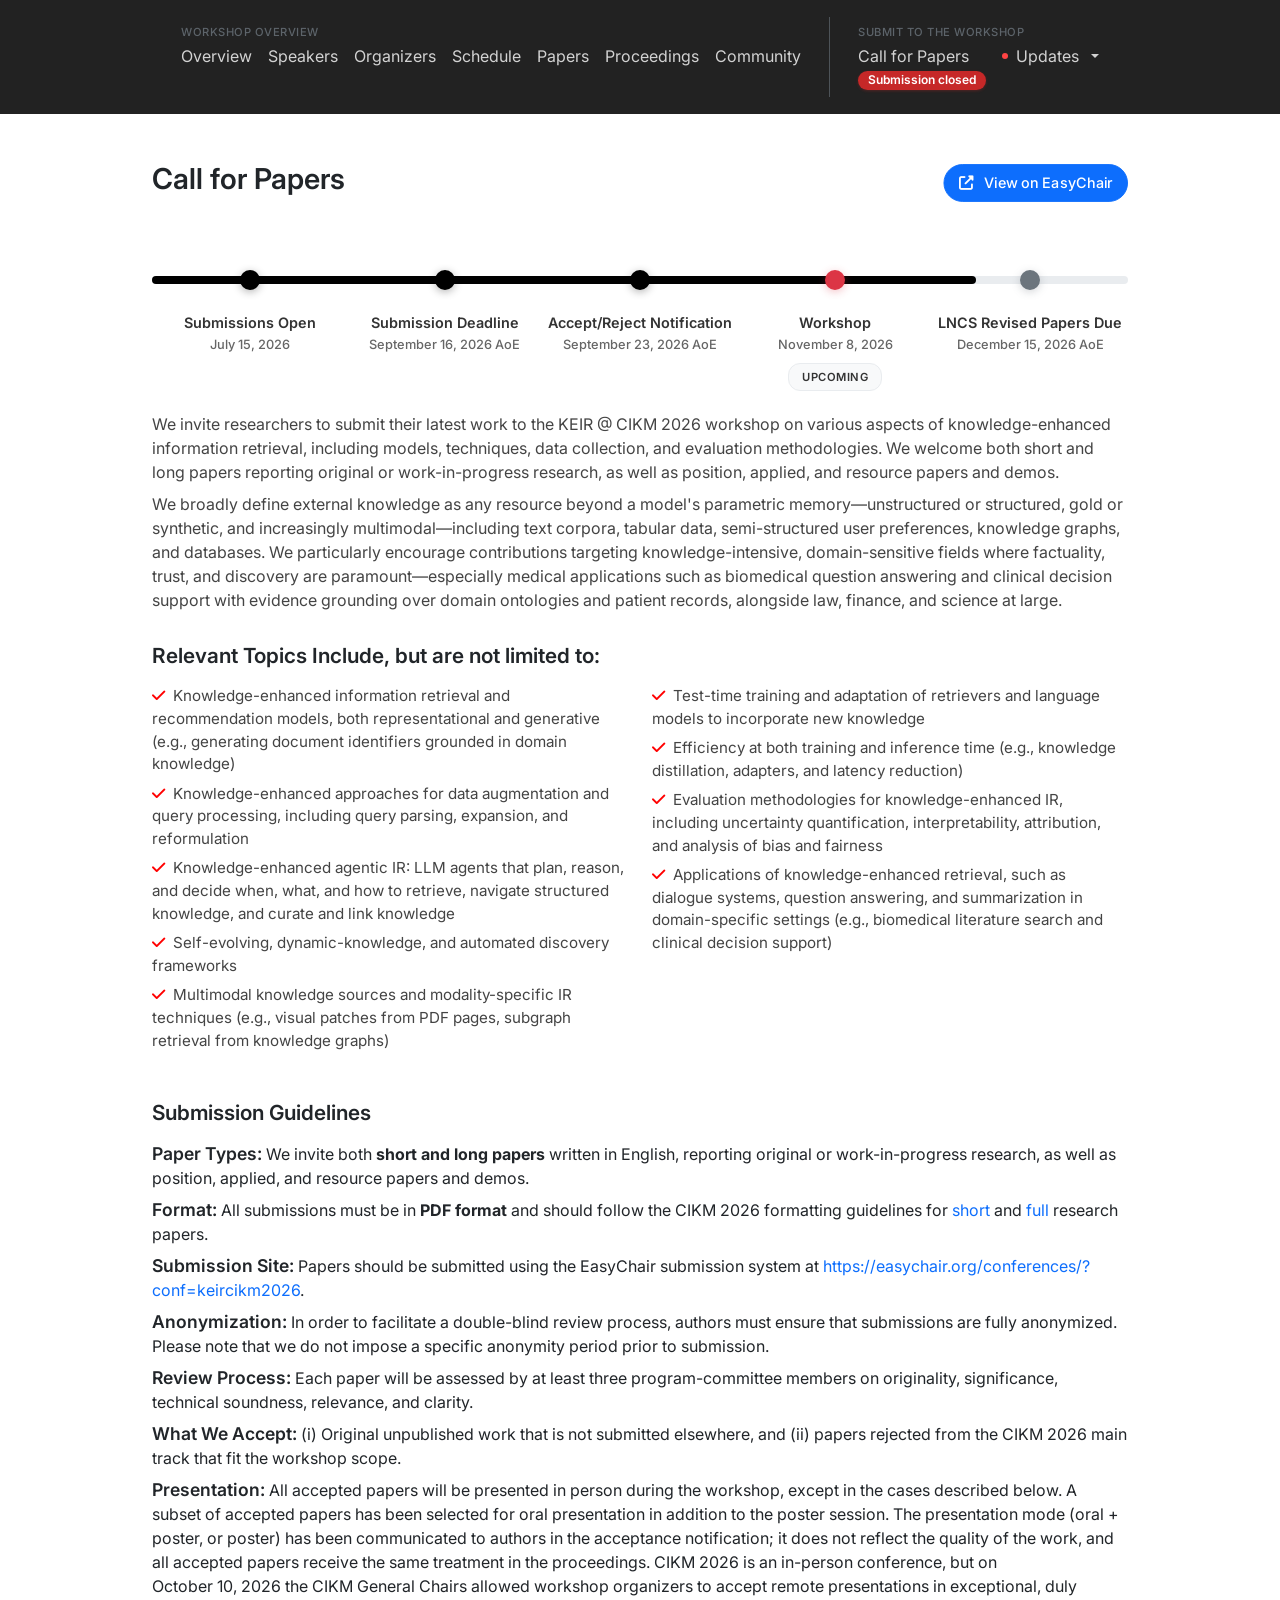
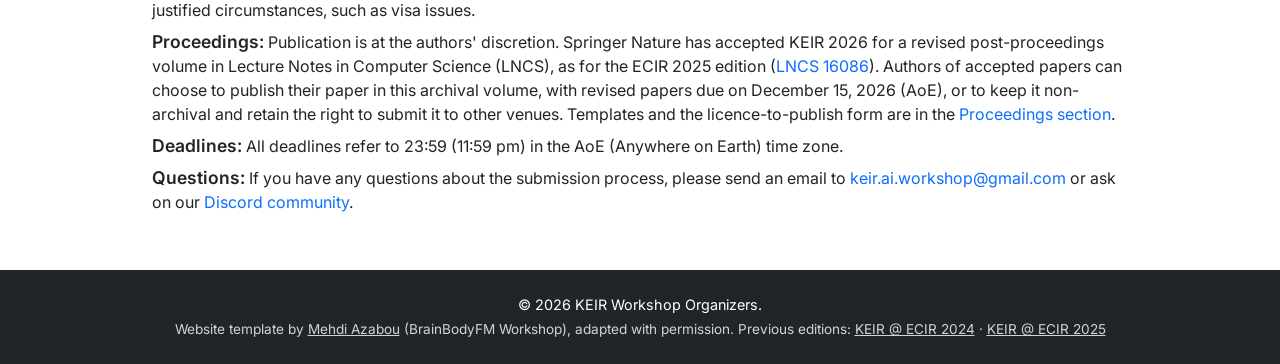
<file: call-for-papers.html>
<!DOCTYPE html>
<html lang="en">

<head>
    <meta charset="UTF-8">
    <meta name="viewport" content="width=device-width, initial-scale=1.0">
    <title>Call for Papers - KEIR @ CIKM 2026</title>
    <meta name="description" content="Call for Papers: KEIR @ CIKM 2026, The Third Workshop on Knowledge-Enhanced Information Retrieval. Submission deadline: September 16, 2026 (AoE).">

    <!-- Favicon -->
    <link rel="icon" type="image/svg+xml" href="assets/keir/favicon.svg">

    <!-- Open Graph Tags -->
    <meta property="og:type" content="website">
    <meta property="og:url" content="https://keir-cikm2026.github.io/call-for-papers">
    <meta property="og:title" content="Call for Papers - KEIR @ CIKM 2026">
    <meta property="og:description" content="Submit your research on knowledge-enhanced information retrieval to KEIR @ CIKM 2026. Deadline: September 16, 2026 (AoE).">

    <!-- Twitter Meta Tags -->
    <meta name="twitter:card" content="summary_large_image">
    <meta property="twitter:domain" content="keir-cikm2026.github.io">
    <meta property="twitter:url" content="https://keir-cikm2026.github.io/call-for-papers">
    <meta name="twitter:title" content="Call for Papers - KEIR @ CIKM 2026">
    <meta name="twitter:description" content="Submit your research on knowledge-enhanced information retrieval to KEIR @ CIKM 2026. Deadline: September 16, 2026 (AoE).">

    <link href="https://cdn.jsdelivr.net/npm/bootstrap@5.3.0-alpha1/dist/css/bootstrap.min.css" rel="stylesheet">
    <link rel="stylesheet" href="https://cdnjs.cloudflare.com/ajax/libs/font-awesome/6.7.2/css/all.min.css">
    <link href="https://fonts.googleapis.com/css2?family=Inter:wght@400;500;600;700&display=swap" rel="stylesheet">
    <link rel="stylesheet" href="styles.css?v=20261031">
</head>

<body>
    <!-- Navigation Menu -->
    <nav class="navbar navbar-expand-lg navbar-dark bg-dark sticky-top">
        <!-- Desktop Navigation -->
        <div class="navbar-nav mx-auto desktop-nav" id="desktop-nav">
            <div class="nav-group-block">
                <div class="nav-group-label">Workshop Overview</div>
                <div class="nav-overview-group">
                    <a class="nav-link" href="/#home">Overview<span class="deadline-badge"
                            style="opacity:0;">TBD</span></a>
                    <a class="nav-link" href="/#speakers">Speakers<span class="deadline-badge"
                            style="opacity:0;">TBD</span></a>
                    <a class="nav-link" href="/#organizers">Organizers<span class="deadline-badge"
                            style="opacity:0;">TBD</span></a>
                    <a class="nav-link" href="/#schedule">Schedule<span class="deadline-badge"
                            style="opacity:0;">TBD</span></a>
                    <a class="nav-link" href="/#accepted-papers">Papers<span class="deadline-badge"
                            style="opacity:0;">TBD</span></a>
                    <a class="nav-link" href="/#proceedings">Proceedings<span class="deadline-badge"
                            style="opacity:0;">TBD</span></a>
                    <a class="nav-link" href="/#community">Community<span class="deadline-badge"
                            style="opacity:0;">TBD</span></a>
                </div>
            </div>
            <div class="nav-separator"></div>
            <div class="nav-group-block">
                <div class="nav-group-label">Submit to the workshop</div>
                <div class="nav-submission-group">
                    <a class="nav-link" href="call-for-papers">Call for Papers<span
                            class="deadline-badge submission-closed">Submission closed</span></a>
                    <div class="nav-item dropdown">
                        <a class="nav-link dropdown-toggle updates-btn" href="#" role="button" data-bs-toggle="dropdown"
                            aria-expanded="false">
                            <span class="live-dot-small"></span>
                            Updates
                        </a>
                        <span class="deadline-badge" style="opacity:0;">TBD</span>
                        <div class="dropdown-menu updates-dropdown">
                            <div class="updates-content">
                                <div class="update-item">
                                    <div class="update-date">
                                        <div class="date-badge-small">
                                            <span class="month">OCT</span>
                                            <span class="day">31</span>
                                        </div>
                                    </div>
                                    <div class="update-content">
                                        <div class="update-card">
                                            <div class="update-header">
                                                <h6 class="update-title">
                                                    <i class="fas fa-microphone text-primary me-2"></i>
                                                    Keynote title and abstract
                                                </h6>
                                                <span class="update-tag info">Keynote</span>
                                            </div>
                                            <p class="update-text">
                                                Fabio Petroni will open the workshop with his keynote
                                                <strong>&ldquo;Agentic Biology&rdquo;</strong>. The abstract is available in
                                                the Invited&nbsp;Speaker&nbsp;section.
                                            </p>
                                            <div class="update-meta">
                                                <small class="text-muted">
                                                    <i class="fas fa-clock me-1"></i>
                                                    October 31, 2026
                                                </small>
                                            </div>
                                        </div>
                                    </div>
                                </div>
                                <div class="update-item">
                                    <div class="update-date">
                                        <div class="date-badge-small">
                                            <span class="month">OCT</span>
                                            <span class="day">30</span>
                                        </div>
                                    </div>
                                    <div class="update-content">
                                        <div class="update-card">
                                            <div class="update-header">
                                                <h6 class="update-title">
                                                    <i class="fas fa-book text-success me-2"></i>
                                                    Post-proceedings accepted in Springer LNCS
                                                </h6>
                                                <span class="update-tag success">Proceedings</span>
                                            </div>
                                            <p class="update-text">
                                                Springer Nature has accepted KEIR 2026 for publication as a revised
                                                post-proceedings volume in <strong>Lecture Notes in Computer Science
                                                (LNCS)</strong>. Authors of accepted papers who opted in have received
                                                the instructions by email: revised papers are due on
                                                <strong>December 15, 2026 (AoE)</strong>. Templates and the
                                                licence-to-publish form are in the Proceedings section.
                                            </p>
                                            <div class="update-meta">
                                                <small class="text-muted">
                                                    <i class="fas fa-clock me-1"></i>
                                                    October 30, 2026
                                                </small>
                                            </div>
                                        </div>
                                    </div>
                                </div>
                                <div class="update-item">
                                    <div class="update-date">
                                        <div class="date-badge-small">
                                            <span class="month">SEP</span>
                                            <span class="day">15</span>
                                        </div>
                                    </div>
                                    <div class="update-content">
                                        <div class="update-card">
                                            <div class="update-header">
                                                <h6 class="update-title">
                                                    <i class="fas fa-calendar-day text-primary me-2"></i>
                                                    Afternoon slot confirmed, with a new oral session
                                                </h6>
                                                <span class="update-tag info">Schedule</span>
                                            </div>
                                            <p class="update-text">
                                                CIKM 2026 has released the workshop schedule: KEIR will take
                                                place in the <strong>afternoon session of November 8 (14:00 -
                                                18:00)</strong>. The additional hour allocated by the conference
                                                allowed us to introduce an <strong>oral session</strong> for a
                                                selection of accepted papers, complementing the keynote, the poster
                                                session, and the closing panel. The presentation mode (oral +
                                                poster, or poster) will be communicated to authors in the
                                                acceptance notification. See the Schedule section for the
                                                tentative program.
                                            </p>
                                            <div class="update-meta">
                                                <small class="text-muted">
                                                    <i class="fas fa-clock me-1"></i>
                                                    September 15, 2026
                                                </small>
                                            </div>
                                        </div>
                                    </div>
                                </div>
                                <div class="update-item">
                                    <div class="update-date">
                                        <div class="date-badge-small">
                                            <span class="month">AUG</span>
                                            <span class="day">19</span>
                                        </div>
                                    </div>
                                    <div class="update-content">
                                        <div class="update-card">
                                            <div class="update-header">
                                                <h6 class="update-title">
                                                    <i class="fas fa-calendar-plus text-primary me-2"></i>
                                                    Submission deadline extended
                                                </h6>
                                                <span class="update-tag warning">Deadline</span>
                                            </div>
                                            <p class="update-text">
                                                To accommodate requests from the community, the submission deadline has
                                                been postponed from August 24 to <strong>September 13, 2026
                                                    (AoE)</strong>.
                                            </p>
                                            <div class="update-meta">
                                                <small class="text-muted">
                                                    <i class="fas fa-clock me-1"></i>
                                                    August 19, 2026
                                                </small>
                                            </div>
                                        </div>
                                    </div>
                                </div>
                                <div class="update-item">
                                    <div class="update-date">
                                        <div class="date-badge-small">
                                            <span class="month">JUL</span>
                                            <span class="day">16</span>
                                        </div>
                                    </div>
                                    <div class="update-content">
                                        <div class="update-card">
                                            <div class="update-header">
                                                <h6 class="update-title">
                                                    <i class="fas fa-microphone text-primary me-2"></i>
                                                    Fabio Petroni to deliver the academic keynote
                                                </h6>
                                                <span class="update-tag info">Keynote</span>
                                            </div>
                                            <p class="update-text">
                                                We are delighted to announce that <strong>Fabio Petroni</strong> (Group
                                                Leader, EMBL Rome; co-developer of RAG at Meta AI) will deliver the
                                                academic keynote at KEIR @ CIKM 2026.
                                            </p>
                                            <div class="update-meta">
                                                <small class="text-muted">
                                                    <i class="fas fa-clock me-1"></i>
                                                    July 16, 2026
                                                </small>
                                            </div>
                                        </div>
                                    </div>
                                </div>
                                <div class="update-item">
                                    <div class="update-date">
                                        <div class="date-badge-small">
                                            <span class="month">JUL</span>
                                            <span class="day">08</span>
                                        </div>
                                    </div>
                                    <div class="update-content">
                                        <div class="update-card">
                                            <div class="update-header">
                                                <h6 class="update-title">
                                                    <i class="fas fa-champagne-glasses text-success me-2"></i>
                                                    Workshop Accepted at CIKM 2026!
                                                </h6>
                                                <span class="update-tag success">Accepted</span>
                                            </div>
                                            <p class="update-text">
                                                KEIR will run as a <strong>half-day, in-person workshop</strong> at CIKM 2026
                                                in Rome on <strong>November 8, 2026</strong>. The call for papers is open.
                                            </p>
                                            <div class="update-meta">
                                                <small class="text-muted">
                                                    <i class="fas fa-clock me-1"></i>
                                                    July 8, 2026
                                                </small>
                                            </div>
                                        </div>
                                    </div>
                                </div>
                            </div>
                        </div>
                    </div>
                </div>
            </div>
        </div>

        <!-- Mobile Navigation -->
        <div class="container mobile-nav">
            <div class="d-flex justify-content-between align-items-center">
                <span class="navbar-brand mb-0 h1">KEIR @ CIKM 2026</span>
                <button class="navbar-toggler" type="button" data-bs-toggle="collapse" data-bs-target="#mobile-nav"
                    aria-controls="mobile-nav" aria-expanded="false" aria-label="Toggle navigation">
                    <span class="navbar-toggler-icon"></span>
                </button>
            </div>

            <div class="collapse navbar-collapse" id="mobile-nav">
                <ul class="navbar-nav me-auto mb-2 mb-lg-0">
                    <li class="nav-item">
                        <a class="nav-link" href="/#home">Overview</a>
                    </li>
                    <li class="nav-item">
                        <a class="nav-link" href="/#speakers">Speakers</a>
                    </li>
                    <li class="nav-item">
                        <a class="nav-link" href="/#organizers">Organizers</a>
                    </li>
                    <li class="nav-item">
                        <a class="nav-link" href="/#schedule">Schedule</a>
                    </li>
                    <li class="nav-item">
                        <a class="nav-link" href="/#accepted-papers">Accepted Papers</a>
                    </li>
                    <li class="nav-item">
                        <a class="nav-link" href="/#proceedings">Proceedings</a>
                    </li>
                    <li class="nav-item">
                        <a class="nav-link" href="/#community">Community</a>
                    </li>
                    <li class="nav-item">
                        <a class="nav-link" href="call-for-papers">Call for Papers</a>
                    </li>
                </ul>
            </div>
        </div>
    </nav>
    <main>
        <!-- Call for Papers Section -->
        <section id="call-for-papers" class="py-5">

            <div class="container">
                


                <div class="d-flex justify-content-between align-items-center mb-5">
                    <h2 class="mb-0">Call for Papers</h2>
                    <a href="https://easychair.org/conferences/?conf=keircikm2026" target="_blank"
                        class="btn btn-primary rounded-pill px-3 py-2"
                        style="font-weight: 500; font-size: 1rem; transform: scale(0.9); transform-origin: right center;">
                        <i class="fas fa-external-link-alt me-2"></i>
                        View on EasyChair
                    </a>
                </div>

                <!-- Timeline -->
                <div class="timeline-container">
                    <div class="timeline-track">
                        <div class="timeline-progress" id="timeline-progress"></div>

                        <div class="timeline-milestones">
                            <div class="timeline-milestone">
                                <div class="milestone-marker completed"></div>
                                <div class="milestone-content">
                                    <div class="milestone-label">Submissions Open</div>
                                    <div class="milestone-date">July 15, 2026</div>
                                </div>
                            </div>

                            <div class="timeline-milestone">
                                <div class="milestone-marker completed"></div>
                                <div class="milestone-content">
                                    <div class="milestone-label">Submission Deadline</div>
                                    <div class="milestone-date">September 16, 2026 AoE</div>
                                </div>
                            </div>

                            <div class="timeline-milestone">
                                <div class="milestone-marker completed"></div>
                                <div class="milestone-content">
                                    <div class="milestone-label">Accept/Reject Notification</div>
                                    <div class="milestone-date">September 23, 2026 AoE</div>
                                </div>
                            </div>

                            <div class="timeline-milestone current">
                                <div class="milestone-marker current"></div>
                                <div class="milestone-content">
                                    <div class="milestone-label">Workshop</div>
                                    <div class="milestone-date">November 8, 2026</div>
                                    <div class="milestone-status upcoming">Upcoming</div>
                                </div>
                            </div>

                            <div class="timeline-milestone">
                                <div class="milestone-marker upcoming"></div>
                                <div class="milestone-content">
                                    <div class="milestone-label">LNCS Revised Papers Due</div>
                                    <div class="milestone-date">December 15, 2026 AoE</div>
                                </div>
                            </div>
                        </div>
                    </div>
                </div>

                <!-- Mobile Timeline List -->
                <div class="mobile-timeline-list">
                    <h4 class="mb-3">Important Dates</h4>
                    <ul class="list-unstyled">
                        <li class="mobile-milestone completed">
                            <div class="mobile-milestone-content">
                                <div class="mobile-milestone-label">Submissions Open</div>
                                <div class="mobile-milestone-date">July 15, 2026</div>
                            </div>
                        </li>
                        <li class="mobile-milestone completed">
                            <div class="mobile-milestone-content">
                                <div class="mobile-milestone-label">Submission Deadline</div>
                                <div class="mobile-milestone-date">September 16, 2026 AoE</div>
                            </div>
                        </li>
                        <li class="mobile-milestone completed">
                            <div class="mobile-milestone-content">
                                <div class="mobile-milestone-label">Accept/Reject Notification</div>
                                <div class="mobile-milestone-date">September 23, 2026 AoE</div>
                            </div>
                        </li>
                        <li class="mobile-milestone current">
                            <div class="mobile-milestone-content">
                                <div class="mobile-milestone-label">Workshop</div>
                                <div class="mobile-milestone-date">November 8, 2026</div>
                                <div class="mobile-milestone-status">Upcoming</div>
                            </div>
                        </li>
                        <li class="mobile-milestone">
                            <div class="mobile-milestone-content">
                                <div class="mobile-milestone-label">LNCS Revised Papers Due</div>
                                <div class="mobile-milestone-date">December 15, 2026 AoE</div>
                            </div>
                        </li>
                    </ul>
                </div>

                <div class="row justify-content-center" style="margin-top: 2rem;">
                    <div class="col-lg-12">
                        <p class="lead mb-4">
                            We invite researchers to submit their latest work to the KEIR @ CIKM 2026 workshop on
                            various aspects of knowledge-enhanced information retrieval, including models, techniques,
                            data collection, and evaluation methodologies. We welcome both short and long papers
                            reporting original or work-in-progress research, as well as position, applied, and
                            resource papers and demos.
                        </p>

                        <p class="lead mb-4">
                            We broadly define external knowledge as any resource beyond a model's parametric
                            memory&mdash;unstructured or structured, gold or synthetic, and increasingly
                            multimodal&mdash;including text corpora, tabular data, semi-structured user preferences,
                            knowledge graphs, and databases. We particularly encourage contributions targeting
                            knowledge-intensive, domain-sensitive fields where factuality, trust, and discovery are
                            paramount&mdash;especially medical applications such as biomedical question answering and
                            clinical decision support with evidence grounding over domain ontologies and patient records,
                            alongside law, finance, and science at large.
                        </p>

                        <h4 class="mb-3">Relevant Topics Include, but are not limited to:</h4>
                        <div class="row">
                            <div class="col-md-6">
                                <ul class="lead list-unstyled">
                                    <li><i class="fas fa-check text-danger me-2"></i>Knowledge-enhanced information retrieval and recommendation models, both representational and generative (e.g., generating document identifiers grounded in domain knowledge)</li>
                                    <li><i class="fas fa-check text-danger me-2"></i>Knowledge-enhanced approaches for data augmentation and query processing, including query parsing, expansion, and reformulation</li>
                                    <li><i class="fas fa-check text-danger me-2"></i>Knowledge-enhanced agentic IR: LLM agents that plan, reason, and decide when, what, and how to retrieve, navigate structured knowledge, and curate and link knowledge</li>
                                    <li><i class="fas fa-check text-danger me-2"></i>Self-evolving, dynamic-knowledge, and automated discovery frameworks</li>
                                    <li><i class="fas fa-check text-danger me-2"></i>Multimodal knowledge sources and modality-specific IR techniques (e.g., visual patches from PDF pages, subgraph retrieval from knowledge graphs)</li>
                                </ul>
                            </div>
                            <div class="col-md-6">
                                <ul class="lead list-unstyled">
                                    <li><i class="fas fa-check text-danger me-2"></i>Test-time training and adaptation of retrievers and language models to incorporate new knowledge</li>
                                    <li><i class="fas fa-check text-danger me-2"></i>Efficiency at both training and inference time (e.g., knowledge distillation, adapters, and latency reduction)</li>
                                    <li><i class="fas fa-check text-danger me-2"></i>Evaluation methodologies for knowledge-enhanced IR, including uncertainty quantification, interpretability, attribution, and analysis of bias and fairness</li>
                                    <li><i class="fas fa-check text-danger me-2"></i>Applications of knowledge-enhanced retrieval, such as dialogue systems, question answering, and summarization in domain-specific settings (e.g., biomedical literature search and clinical decision support)</li>
                                </ul>
                            </div>
                        </div>

                        

                        <h4 class="mb-3">Submission Guidelines</h4>
                        <div class="mb-4">
                            <h5>Paper Types: <span style="font-weight: normal;">We invite both <strong>short and long
                                    papers</strong> written in English, reporting original or work-in-progress
                                    research, as well as position, applied, and resource papers and demos.</span>
                            </h5>

                            <h5>Format: <span style="font-weight: normal;">All submissions must be in
                                    <strong>PDF format</strong> and should follow the CIKM 2026 formatting guidelines
                                    for <a href="https://cikm2026.diag.uniroma1.it/short-research-papers/"
                                        target="_blank" class="text-decoration-none">short</a> and
                                    <a href="https://cikm2026.diag.uniroma1.it/full-research-papers/" target="_blank"
                                        class="text-decoration-none">full</a> research papers.</span>
                            </h5>

                            <h5>Submission Site: <span style="font-weight: normal;">Papers should be submitted using
                                    the EasyChair submission system at
                                    <a href="https://easychair.org/conferences/?conf=keircikm2026" target="_blank"
                                        class="text-decoration-none">https://easychair.org/conferences/?conf=keircikm2026</a>.</span>
                            </h5>

                            <h5>Anonymization: <span style="font-weight: normal;">In order to facilitate a
                                    double-blind review process, authors must ensure that submissions are fully
                                    anonymized. Please note that we do not impose a specific anonymity period prior to
                                    submission.</span></h5>

                            <h5>Review Process: <span style="font-weight: normal;">Each paper will be assessed by at
                                    least three program-committee members on originality, significance, technical
                                    soundness, relevance, and clarity.</span></h5>

                            <h5>What We Accept: <span style="font-weight: normal;">(i) Original unpublished work that
                                    is not submitted elsewhere, and (ii) papers rejected from the CIKM 2026 main track
                                    that fit the workshop scope.</span></h5>

                            <h5 style="text-wrap: pretty;">Presentation: <span style="font-weight: normal;">All accepted papers
                                    will be presented in person during the workshop, except in the cases described
                                    below. A subset of accepted papers has been selected for oral presentation in
                                    addition to the poster session. The presentation mode (oral + poster, or poster)
                                    has been communicated to authors in the acceptance notification; it does not
                                    reflect the quality of the work, and all accepted papers receive the same
                                    treatment in the proceedings. CIKM 2026 is an in-person conference, but on
                                    October&nbsp;10,&nbsp;2026 the CIKM General Chairs allowed workshop organizers to
                                    accept remote presentations in exceptional, duly justified circumstances, such as&nbsp;visa&nbsp;issues.</span></h5>

                            <h5 style="text-wrap: pretty;">Proceedings: <span style="font-weight: normal;">Publication
                                    is at the authors' discretion. Springer Nature has accepted KEIR&nbsp;2026 for a
                                    revised post-proceedings volume in Lecture Notes in Computer Science (LNCS), as for
                                    the ECIR 2025 edition (<a href="https://link.springer.com/book/10.1007/978-3-032-02899-0"
                                        target="_blank" class="text-decoration-none">LNCS&nbsp;16086</a>). Authors of
                                    accepted papers can choose to publish their paper in this archival volume, with
                                    revised papers due on December&nbsp;15,&nbsp;2026 (AoE), or to keep it non-archival
                                    and retain the right to submit it to other venues. Templates and the
                                    licence-to-publish form are in the <a href="/#proceedings"
                                        class="text-decoration-none">Proceedings&nbsp;section</a>.</span>
                            </h5>

                            <h5>Deadlines: <span style="font-weight: normal;">All deadlines refer to 23:59 (11:59 pm)
                                    in the AoE (Anywhere on Earth) time zone.</span></h5>

                            <h5>Questions: <span style="font-weight: normal;">If you have any questions about the
                                    submission process, please send an email to <a
                                        href="mailto:keir.ai.workshop@gmail.com"
                                        class="text-decoration-none">keir.ai.workshop@gmail.com</a> or ask on our
                                    <a href="https://discord.gg/eK3vhgD2C" target="_blank"
                                        class="text-decoration-none">Discord community</a>.</span>
                            </h5>
                        </div>

                        


                    </div>
                </div>
            </div>

        </section>
    </main>


    <!-- Footer -->
    <footer class="py-4 bg-dark text-white text-center">
        <div class="container">
            <p class="mb-1">&copy; 2026 KEIR Workshop Organizers.</p>
            <p class="mb-0" style="font-size: 0.85rem; opacity: 0.8;">
                Website template by <a href="https://brainbodyfm-workshop.github.io/" target="_blank"
                    class="text-white text-decoration-underline">Mehdi Azabou</a> (BrainBodyFM Workshop),
                adapted with permission. Previous editions:
                <a href="https://keirworkshop.github.io/" target="_blank"
                    class="text-white text-decoration-underline">KEIR @ ECIR 2024</a> &middot;
                <a href="https://keir-ecir2025.github.io/" target="_blank"
                    class="text-white text-decoration-underline">KEIR @ ECIR 2025</a>
            </p>
        </div>
    </footer>

    <script src="https://cdn.jsdelivr.net/npm/bootstrap@5.3.0-alpha1/dist/js/bootstrap.bundle.min.js"></script>
    <script src="script.js"></script>
    <script src="call-for-papers.js"></script>
</body>

</html>
</file>
<file: styles.css>
body {
    font-family: 'Inter', -apple-system, BlinkMacSystemFont, 'Segoe UI', Roboto, Oxygen, Ubuntu, Cantarell, sans-serif;
    scroll-behavior: smooth;
    min-height: 100vh;
    display: flex;
    flex-direction: column;
}

/* Sticky footer styles */
main {
    flex: 1 0 auto;
}

footer {
    flex-shrink: 0;
}

/* Override Bootstrap container max-width */
.container {
    max-width: 1000px !important;
}

section {
    padding: 60px 0;
}

.schedule-item {
    display: flex;
    margin-bottom: 15px;
    background-color: white;
    border-radius: 8px;
    overflow: hidden;
    box-shadow: none;
}

.time {
    width: 180px;
    padding: 15px;
    background-color: white;
    font-weight: bold;
    display: flex;
    align-items: center;
    border-right: 1px solid #e9ecef;
}

.content {
    flex: 1;
    padding: 15px;
}

.category {
    display: inline-block;
    padding: 5px 10px;
    border-radius: 4px;
    color: white;
    font-size: 0.85rem;
    margin-bottom: 8px;
}

.title {
    font-weight: bold;
    font-size: 1.1rem;
    margin-bottom: 5px;
}

.abstract-text {
    background-color: white;
    padding: 10px;
    border-radius: 4px;
    font-size: 0.9rem;
}

.speaker-card,
.organizer-card {
    border: none;
    background-color: transparent;
    border-radius: 12px;
}

.card-img-top {
    width: 150px;
    height: 150px;
    margin: 1.5rem auto 1rem;
    border-radius: 0;
    object-fit: cover;
}

.card {
    text-align: center;
    padding: 0.5rem;
}

.card-body {
    padding: 0.75rem 0.25rem;
}

.card-title {
    font-size: 0.9rem;
    font-weight: 600;
    margin-bottom: 0.5rem;
    color: #2c3e50;
}

.card-text {
    font-size: 0.8rem;
    color: #666;
    margin-bottom: 0.5rem;
}

.social-icons {
    display: flex;
    justify-content: center;
    gap: 0.5em;
    margin-top: 0.5rem;
    align-items: center;
}

.social-icons i {
    font-size: 1.2em;
    vertical-align: middle;
    color: #666;
    line-height: 1;
    transition: color 0.3s;
    margin: 0;
    padding: 0;
}

.social-icons a:hover i {
    color: #007bff;
}

.bsky-icon {
    color: #1d9bf0 !important;
}

.x-icon {
    color: #000 !important;
}

.globe-icon {
    color: #737473 !important;
}

@media (max-width: 768px) {
    .schedule-item {
        flex-direction: column;
    }

    .time {
        width: 100%;
        border-right: none;
        border-bottom: 1px solid #e9ecef;
    }

    .content {
        width: 100%;
    }
}

#brain-container {
    position: absolute;
    top: 0;
    left: 0;
    width: 100%;
    height: 100%;
    z-index: 1;
    background-color: #222;
    overflow: hidden;
}

header .container {
    position: relative;
    z-index: 3;
}

header {
    position: relative;
    min-height: 500px;
    display: flex;
    align-items: center;
    justify-content: center;
    overflow: hidden;
    background-color: #F8F9F9;
}

header::before {
    content: '';
    position: absolute;
    top: 0;
    left: 0;
    right: 0;
    bottom: 0;
    background: linear-gradient(45deg, rgba(102, 126, 234, 0.05) 0%, rgba(118, 75, 162, 0.05) 100%);
    z-index: 2;
}

.workshop-title {
    position: relative;
    z-index: 10;
    text-shadow: none;
    color: #333;
    backdrop-filter: blur(10px);
    -webkit-backdrop-filter: blur(10px);
    background: rgba(255, 255, 255, 0.15);
    border: 1px solid rgba(255, 255, 255, 0.2);
    border-radius: 0;
    padding: 2.5rem;
    margin: 8rem auto;
    max-width: 900px;
    box-shadow: 0 8px 32px rgba(0, 0, 0, 0.1);
    display: flex;
    flex-direction: column;
    align-items: center;
    gap: 1rem;
}

.workshop-title h1 {
    margin-bottom: 0;
}

.workshop-title .lead {
    margin-bottom: 0;
    background: none;
    border: none;
    box-shadow: none;
    backdrop-filter: none;
    padding: 0;
}

.workshop-title,
header .lead {
    position: relative;
    font-weight: bold;
    margin-bottom: 0.5rem;
    color: #333;
}

.workshop-title>span,
header .lead>span {
    position: absolute;
    left: 0;
    top: 0;
    width: 100%;
    color: white;
    z-index: 1;
    -webkit-text-fill-color: white;
    -webkit-background-clip: text;
    background-clip: text;
    background-color: #222;
    mix-blend-mode: screen;
    pointer-events: none;
}

.workshop-title {
    display: flex;
    flex-direction: column;
    align-items: center;
    gap: 0.5rem;
    margin-bottom: 2rem;
    color: #333;
}

.title-main {
    font-size: 2.5rem;
    font-weight: 700;
    line-height: 1.2;
    color: #333;
    margin-bottom: 0;
}

.title-subtitle {
    font-size: 1.6rem;
    font-weight: 500;
    display: inline-flex;
    align-items: baseline;
    gap: 0.2em;
    flex-wrap: wrap;
    justify-content: center;
    line-height: 1.5;
    color: white;
}

.title-subtitle span {
    display: inline;
    padding: 0.1em 0.3em;
    border-radius: 0px;
    position: relative;
    color: white;
}

.title-subtitle span.comma {
    padding-left: 0;
    padding-right: 0.2em;
}

.title-workshop {
    font-size: 2.5rem;
    font-weight: 700;
    line-height: 1.2;
    color: #333;
    text-transform: none;
    letter-spacing: normal;
    margin-top: 0;
}

.title-workshop::before,
.title-workshop::after {
    display: none;
}

@media (max-width: 768px) {
    .workshop-title {
        max-width: 90%;
        padding: 2rem;
        margin: 0.5rem auto;
    }

    .title-main {
        font-size: 2rem;
    }

    .title-subtitle {
        font-size: 1.2rem;
    }

    .title-workshop {
        font-size: 2rem;
    }
}

.highlight-datasets {
    background-color: rgba(70, 136, 241, 0.95);
}

.highlight-theory {
    background-color: rgba(233, 116, 146, 0.95);
}

.highlight-models {
    background-color: rgba(92, 184, 139, 0.95);
}

.navbar {
    background-color: #222 !important;
    padding: 1rem 10px;
    width: 100%;
}

/* Desktop navbar specific styles */
@media (min-width: 1030px) {
    .navbar {
        padding: 1rem 10px;
    }
}

/* Desktop navigation styles */
@media (min-width: 1030px) {
    .navbar-dark .navbar-nav {
        flex-direction: row;
        flex-wrap: wrap;
        justify-content: center;
    }
}

/* Desktop nav-link styles */
@media (min-width: 1030px) {
    .navbar-dark .navbar-nav .nav-link {
        color: rgba(255, 255, 255, 0.8);
        transition: color 0.3s ease;
        /* padding: 0.5rem 1rem; */
        padding-top: 0;
        white-space: nowrap;
    }
}

/* Desktop hover styles */
@media (min-width: 1030px) {
    .navbar-dark .navbar-nav .nav-link:hover {
        color: #fff;
    }
}

header.py-5 {
    padding-bottom: 10rem !important;
}

@media (max-width: 768px) {
    header.py-5 {
        padding-bottom: 3rem !important;
    }
}

*/ #abstract {
    background-color: white;
    position: relative;
    overflow: hidden;
}

.abstract-content {
    position: relative;
    padding: 3rem;
    background: white;
    border-radius: 8px;
    box-shadow: none;
}

#abstract .lead {
    font-size: 1.2rem;
    line-height: 1.6;
    color: #444;
    margin-bottom: 0;
    font-weight: 400;
}

@media (max-width: 768px) {
    .abstract-content {
        padding: 2rem;
    }

    #abstract .lead {
        font-size: 1.05rem;
        line-height: 1.6;
    }
}

section:not(header) {
    background-color: white;
}

#schedule,
#organizers {
    background-color: white;
}

.day-container {
    margin-bottom: 3rem;
}

.day-header {
    font-size: 1.8rem;
    margin: 2.5rem 0 2rem;
    color: #1a1a1a;
    font-weight: 600;
    display: flex;
    align-items: center;
    gap: 1rem;
}

.day-header::after {
    content: '';
    flex: 1;
    height: 2px;
    background: linear-gradient(to right, #e0e0e0 0%, transparent 100%);
}

.day-container:first-child .day-header {
    margin-top: 0;
}

.timeline {
    position: relative;
}

.timeline-item {
    display: grid;
    grid-template-columns: 120px minmax(0, 2fr) minmax(0, 1fr);
    gap: 1.5rem;
    padding: 0.75rem 0;
    border-bottom: 1px solid #f0f0f0;
}

.time-block {
    font-size: 0.9rem;
    color: #666;
    font-weight: 500;
}

.content-block {
    padding-right: 1rem;
}

.content-block h4 {
    font-size: 1rem;
    margin: 0 0 0.25rem 0;
    color: #333;
    font-weight: 600;
}

.speakers {
    font-size: 0.9rem;
    color: #555;
    margin: 0;
}

.affiliation {
    font-size: 0.85rem;
    color: #777;
    margin: 0;
}

.timeline-item.break {
    background-color: #f8f9fa;
}

.timeline-item.break .content-block h4 {
    color: #666;
}

.speaker-block {
    color: #555;
    font-size: 0.9rem;
}

@media (max-width: 768px) {
    .timeline-item {
        grid-template-columns: 90px minmax(0, 2fr) minmax(0, 1fr);
        gap: 1rem;
    }
}

#schedule h2,
#speakers h2,
#goals h2,
#organizers h2,
#sponsors h2,
#videos h2,
#abstract h2,
#community h2,
#steering-committee h2 {
    font-size: 2.4rem;
    font-weight: 600;
    color: #1a1a1a;
    margin-bottom: 3rem;
    text-align: center;
    position: relative;
}

#schedule h2::after,
#speakers h2::after,
#goals h2::after,
#organizers h2::after,
#videos h2::after,
#abstract h2::after,
#community h2::after,
#sponsors h2::after,
#steering-committee h2::after {
    content: '';
    position: absolute;
    bottom: -1rem;
    left: 50%;
    transform: translateX(-50%);
    width: 80px;
    height: 3px;
    background: black;
}

@media (min-width: 1200px) {

    #speakers-row .col-lg-1-5,
    #organizers-row .col-lg-1-5,
    #steering-row .col-lg-1-5 {
        flex: 0 0 20%;
        max-width: 20%;
    }
}

footer.bg-black {
    background-color: #000000 !important;
    width: 100%;
}

footer .container {
    max-width: 100%;
    padding-left: 2rem;
    padding-right: 2rem;
}

footer .fa-3x {
    transition: transform 0.3s ease;
}

footer a:hover .fa-3x {
    transform: translateY(-5px);
}

footer a {
    text-decoration: none;
}

footer p {
    font-size: 0.9rem;
}

.logo-container {
    display: flex;
    justify-content: center;
    align-items: center;
    flex-wrap: wrap;
    gap: 1.5rem;
    margin: 0 auto;
    width: 100%;
    max-width: 100%;
}

.logo-link {
    display: flex;
    align-items: center;
    flex: 0 0 auto;
    margin-bottom: 0.5rem;
}

.logo-img {
    height: 60px;
    width: auto;
    object-fit: contain;
    filter: brightness(0) invert(1);
    opacity: 0.9;
    transition: opacity 0.3s ease;
}

.logo-img:hover {
    opacity: 1;
}

@media (max-width: 768px) {
    .logo-container {
        gap: 2rem;
        justify-content: center;
    }

    .logo-img {
        height: 50px;
    }
}

.bsky-link {
    display: flex;
    align-items: center;
    background-color: rgba(0, 132, 255, 0.2);
    border-radius: 6px;
    margin-left: 15px;
    padding: 6px 12px !important;
    transition: background-color 0.3s ease;
}

.bsky-link:hover {
    background-color: rgba(0, 132, 255, 0.4);
}

.bsky-link span {
    font-weight: 500;
    margin: 0 5px;
}

.bsky-icon {
    font-size: 20px;
    margin-right: 5px;
    color: #0084FF;
}

@media (max-width: 768px) {
    .bsky-link {
        margin-left: 8px;
        padding: 4px 8px !important;
    }

    .bsky-link span {
        font-size: 0.8rem;
    }

    .bsky-icon {
        font-size: 16px;
    }
}

/* Mobile view optimization for speakers and organizers */
@media (max-width: 767px) {

    #speakers-row,
    #organizers-row {
        display: flex;
        flex-direction: column;
        gap: 0.25rem;
    }

    #speakers-row .col-md-4,
    #organizers-row .col-md-4 {
        width: 100%;
        margin-bottom: 0.25rem;
    }

    .speaker-card,
    .organizer-card {
        flex-direction: row;
        align-items: center;
        text-align: left;
        padding: 0.35rem;
        margin-bottom: 0.25rem;
        box-shadow: 0 1px 2px rgba(0, 0, 0, 0.1);
        border-radius: 4px;
    }

    .speaker-card .card-img-top,
    .organizer-card .card-img-top {
        display: none;
    }

    .speaker-card .card-body,
    .organizer-card .card-body {
        padding: 0.35rem;
        width: 100%;
    }

    .speaker-card .card-title,
    .organizer-card .card-title {
        font-size: 0.95rem;
        margin-bottom: 0.1rem;
    }

    .speaker-card .card-text,
    .organizer-card .card-text {
        font-size: 0.75rem;
        margin-bottom: 0;
    }

    #speakers h2,
    #organizers h2 {
        margin-bottom: 1.5rem;
    }

    #speakers h2::after,
    #organizers h2::after {
        bottom: -0.5rem;
        width: 60px;
    }

    .speaker-card:hover,
    .organizer-card:hover {
        transform: none;
        background-color: #f8f9fa;
    }
}

/* Make Goals section text consistent with Abstract section */
#goals .lead {
    font-size: 1.3rem;
    line-height: 1.6;
    color: #444;
    margin-bottom: 0;
    font-weight: 400;
}

#goals ul.lead {
    margin-top: 1rem;
    margin-bottom: 1rem;
}

#goals ul.lead li {
    margin-bottom: 0.5rem;
}

@media (max-width: 768px) {
    #goals .lead {
        font-size: 1.05rem;
        line-height: 1.6;
    }
}

/* Multi-carousel styles */
.multi-carousel .carousel-inner {
    display: flex;
    overflow-x: visible;
}

.multi-carousel .carousel-item {
    margin-right: 0;
    flex: 0 0 auto;
    width: 80%;
    transition: transform 0.6s ease-in-out;
    opacity: 0.5;
    transform: scale(0.8);
}

.multi-carousel .carousel-item.active {
    opacity: 1;
    transform: scale(1);
    z-index: 2;
}

.multi-carousel .carousel-item-next,
.multi-carousel .carousel-item-prev {
    position: relative;
    z-index: 1;
    transform: scale(0.8);
    opacity: 0.7;
}

.multi-carousel .carousel-item-next {
    transform: translateX(20%) scale(0.8);
}

.multi-carousel .carousel-item-prev {
    transform: translateX(-20%) scale(0.8);
}

.multi-carousel .carousel-control-prev,
.multi-carousel .carousel-control-next {
    width: 10%;
    z-index: 3;
}

/* Rounded video containers */
.rounded-video {
    border-radius: 12px;
    overflow: hidden;
    box-shadow: 0 8px 16px rgba(0, 0, 0, 0.2);
}

.rounded-video iframe {
    border-radius: 12px;
}

/* Custom Video Carousel */
.video-carousel-container {
    position: relative;
    width: 100%;
    max-width: 1400px;
    margin: 0 auto;
    padding: 40px 0 60px;
}

.video-carousel {
    display: flex;
    align-items: center;
    justify-content: center;
    position: relative;
    height: 620px;
    overflow: visible;
}

.video-item {
    position: absolute;
    width: 80%;
    max-width: 1000px;
    transition: all 0.6s cubic-bezier(0.33, 1, 0.68, 1);
    opacity: 0;
    z-index: 0;
}

.video-item.active {
    opacity: 1;
    z-index: 2;
    transform: translateX(0) scale(1);
}

.video-item.prev {
    opacity: 0.5;
    z-index: 1;
    transform: translateX(-65%) scale(0.75);
}

.video-item.next {
    opacity: 0.5;
    z-index: 1;
    transform: translateX(65%) scale(0.75);
}

.video-wrapper {
    position: relative;
    padding-top: 56.25%;
    border-radius: 12px;
    overflow: hidden;
    box-shadow: 0 15px 30px rgba(0, 0, 0, 0.15);
    transition: all 0.3s ease;
    margin-bottom: 15px;
}

.video-item.active .video-wrapper {
    box-shadow: 0 20px 40px rgba(0, 0, 0, 0.2);
}

.video-wrapper iframe {
    position: absolute;
    top: 0;
    left: 0;
    width: 100%;
    height: 100%;
    border: none;
}

.video-title {
    text-align: center;
    margin-top: 25px;
    font-weight: 600;
    margin-bottom: 8px;
    font-size: 1.15rem;
    opacity: 0;
    transform: translateY(10px);
    transition: all 0.4s ease 0.2s;
}

.video-speaker {
    text-align: center;
    font-style: italic;
    color: #666;
    margin-top: 0;
    margin-bottom: 15px;
    font-size: 1rem;
    opacity: 0;
    transform: translateY(10px);
    transition: all 0.4s ease 0.3s;
}

.video-item.active .video-title,
.video-item.active .video-speaker {
    opacity: 1;
    transform: translateY(0);
}

/* Modern, floating control buttons positioned on the sides */
.control-btn {
    position: absolute;
    top: 40%;
    transform: translateY(-50%);
    width: 56px;
    height: 56px;
    border-radius: 50%;
    background-color: white;
    color: #333;
    border: none;
    cursor: pointer;
    display: flex;
    align-items: center;
    justify-content: center;
    z-index: 10;
    box-shadow: 0 4px 12px rgba(0, 0, 0, 0.15);
    transition: all 0.3s ease;
}

.prev-btn {
    left: 2%;
}

.next-btn {
    right: 2%;
}

.control-btn:hover {
    background-color: #f8f9fa;
    box-shadow: 0 6px 16px rgba(0, 0, 0, 0.2);
    transform: translateY(-50%) scale(1.05);
}

.control-btn:active {
    transform: translateY(-50%) scale(0.95);
}

/* SVG styling inside buttons */
.control-btn svg {
    transition: transform 0.3s ease;
}

.control-btn:hover svg {
    transform: scale(1.1);
}

/* Indicators container at bottom */
.video-indicators-container {
    position: absolute;
    bottom: -10px;
    left: 0;
    right: 0;
    display: flex;
    justify-content: center;
    padding: 15px 0;
}

.video-indicators {
    display: flex;
    gap: 8px;
    flex-wrap: wrap;
    justify-content: center;
    max-width: 80%;
}

.indicator {
    width: 30px;
    height: 4px;
    border-radius: 2px;
    background-color: rgba(0, 0, 0, 0.1);
    cursor: pointer;
    transition: all 0.3s ease;
}

.indicator.active {
    background-color: #333333;
    width: 40px;
}

.indicator:hover {
    background-color: rgba(0, 0, 0, 0.2);
}

/* Responsive adjustments */
@media (max-width: 1200px) {
    .video-item.active {
        width: 85%;
    }

    .video-carousel {
        height: 560px;
    }

    .control-btn {
        width: 48px;
        height: 48px;
    }
}

@media (max-width: 992px) {
    .video-item.active {
        width: 90%;
    }

    .video-carousel {
        height: 520px;
    }

    .control-btn {
        width: 44px;
        height: 44px;
    }

    .control-btn svg {
        width: 32px;
        height: 32px;
    }
}

@media (max-width: 768px) {
    .video-item.active {
        width: 95%;
    }

    .video-carousel-container {
        padding: 20px 0 40px;
    }

    .video-carousel {
        height: 400px;
    }

    .video-item.prev,
    .video-item.next {
        display: none;
    }

    .control-btn {
        width: 40px;
        height: 40px;
    }

    .control-btn svg {
        width: 28px;
        height: 28px;
    }

    .indicator {
        width: 24px;
        height: 3px;
    }

    .indicator.active {
        width: 32px;
    }

    .video-wrapper {
        margin-bottom: 8px;
    }

    .video-title {
        margin-top: 15px;
        font-size: 1rem;
    }

    .video-speaker {
        margin-bottom: 8px;
        font-size: 0.9rem;
    }
}

/* Additional adjustments for very small screens */
@media (max-width: 576px) {
    .video-carousel-container {
        padding: 15px 0 30px;
    }

    .video-carousel {
        height: 350px;
    }

    /* Move control buttons slightly up for better positioning */
    .control-btn {
        top: 35%;
    }

    .navbar-dark .navbar-nav {
        gap: 10px;
    }
}

#abstract h2 {
    margin-bottom: 2.5rem;
}

.youtube-link {
    display: flex;
    align-items: center;
    background-color: rgba(255, 0, 0, 0.2);
    border-radius: 6px;
    margin-left: 15px;
    padding: 6px 12px !important;
    transition: background-color 0.3s ease;
}

.youtube-link:hover {
    background-color: rgba(255, 0, 0, 0.4);
}

.youtube-link span {
    font-weight: 500;
    margin: 0 5px;
}

.youtube-icon {
    font-size: 20px;
    margin-right: 5px;
    color: #FF0000;
}

@media (max-width: 768px) {

    .youtube-link,
    .bsky-link {
        margin-left: 8px;
        padding: 4px 8px !important;
    }

    .youtube-link span,
    .bsky-link span {
        font-size: 0.8rem;
    }

    .youtube-icon,
    .bsky-icon {
        font-size: 16px;
    }
}

/* Add vertical spacing for extra small screens */
@media (max-width: 576px) {
    .youtube-link {
        margin-top: 10px;
    }

    .navbar-dark .navbar-nav {
        gap: 8px;
    }
}

/* Button group to keep social buttons together */
.button-group {
    display: flex;
    flex-wrap: nowrap;
    align-items: center;
}

@media (max-width: 992px) {
    .button-group {
        margin-top: 10px;
        width: 100%;
        justify-content: center;
        flex-wrap: wrap;
        gap: 10px;
    }

    .bsky-link,
    .youtube-link {
        margin-left: 0;
        /* Remove left margin when in button group */
    }
}

@media (max-width: 576px) {
    .navbar-dark .navbar-nav {
        gap: 8px;
    }

    /* Keep buttons same width on very small screens */
    .button-group {
        flex-direction: column;
        width: 100%;
    }

    .bsky-link,
    .youtube-link {
        width: 100%;
        justify-content: center;
    }
}

@media (min-width: 992px) {
    .col-lg-1-5 {
        flex: 0 0 auto;
        width: 20%;
    }

    .col-lg-2-4 {
        flex: 0 0 auto;
        width: 20%;
    }

    /* Special class for 6 speakers in one row */
    .col-lg-1-6 {
        flex: 0 0 auto;
        width: 16.666667%;
    }
}

.modality-image {
    width: 80px;
    height: 80px;
    object-fit: contain;
}

.modality-card {
    transition: transform 0.2s ease-in-out;
    background-color: #F8F9F9;
    min-height: 140px;
    display: flex;
    flex-direction: column;
    justify-content: space-between;
    align-items: center;
    text-align: center;
    overflow: hidden;
}

.modality-card .card-body {
    display: flex;
    flex-direction: column;
    align-items: center;
    justify-content: center;
    width: 100%;
}

.modality-card:hover {
    transform: translateY(-5px);
    box-shadow: 0 4px 8px rgba(0, 0, 0, 0.1);
}

/* New styles for JavaScript-controlled animation */
.biosignal-row-js {
    position: absolute;
    width: 100%;
    height: 140px;
    display: flex;
    align-items: center;
    pointer-events: none;
}

.biosignal-icon-js {
    width: 100px;
    height: 100px;
    object-fit: contain;
    opacity: 0.9;
    flex-shrink: 0;
    position: absolute;
    transition: none;
    /* Disable any CSS transitions for smooth JS animation */
}

/* Responsive adjustments for JavaScript animation */
@media (max-width: 768px) {
    .biosignal-row-js {
        height: 120px;
    }

    .biosignal-icon-js {
        width: 80px;
        height: 80px;
    }
}

/* Reduce spacing between speakers, organizers, and steering committee */
#speakers {
    padding-bottom: 1rem !important;
}

#organizers {
    margin-top: 1rem !important;
    padding-top: 2rem !important;
    padding-bottom: 0rem !important;
}

/* Reduce margin between organizers and steering committee */
#organizers .row.mt-5 {
    margin-top: 0.5rem !important;
}

/* @media (max-width: 768px) {
    #speakers {
        padding-bottom: 1.5rem;
    }

    #organizers {
        padding-top: 1.5rem;
        padding-bottom: 1.5rem;
    }

    /* 
    #organizers .row.mt-5 {
        margin-top: 1.5rem !important;
    } */


.mb-4 {
    margin-bottom: 0.5rem !important;
}

/* Reduce spacing between organizer rows */
#organizers .mb-4 {
    margin-bottom: 0rem !important;
}

/* Important Dates Box Styling */
.important-dates-box {
    background-color: #e3f2fd;
    border: 1px solid #2196f3;
    border-radius: 8px;
    padding: 1.5rem;
    margin-top: 2rem;
}

.important-dates-box h5 {
    margin-bottom: 1rem;
    color: #1976d2;
    font-weight: 600;
}

.dates-grid {
    display: grid;
    grid-template-columns: 1fr 1fr;
    gap: 1rem;
}

.date-item {
    padding: 0.75rem;
    color: #495057;
    background-color: white;
    border-radius: 6px;
    border: 1px solid #bbdefb;
}

.date-item strong {
    color: #1976d2;
}

@media (max-width: 768px) {
    .dates-grid {
        grid-template-columns: 1fr;
    }
}

/* Demo Dates Box Styling */
.demo-dates-box {
    background-color: #e8f5e8;
    border: 1px solid #4caf50;
    border-radius: 8px;
    padding: 1.5rem;
    margin-top: 2rem;
}

.demo-dates-box h5 {
    margin-bottom: 1rem;
    color: #2e7d32;
    font-weight: 600;
}

.demo-dates-box .dates-grid {
    display: grid;
    grid-template-columns: 1fr 1fr;
    gap: 1rem;
}

.demo-dates-box .date-item {
    padding: 0.75rem;
    color: #495057;
    background-color: white;
    border-radius: 6px;
    border: 1px solid #a5d6a7;
}

.demo-dates-box .date-item strong {
    color: #2e7d32;
}

@media (max-width: 768px) {
    .demo-dates-box .dates-grid {
        grid-template-columns: 1fr;
    }
}

/* Travel Awards Section - Simple Red Theme */
.travel-awards-box {
    background-color: #fff5f5;
    border: 2px solid #dc3545;
    border-radius: 8px;
    padding: 2rem;
    margin-top: 2rem;
}

.travel-awards-box h4 {
    color: #dc3545;
    font-weight: 600;
    margin-bottom: 1rem;
}

.travel-awards-box .alert {
    background-color: #f8d7da;
    border: 1px solid #dc3545;
    color: #721c24;
    border-radius: 6px;
    padding: 1rem;
}

/* Add styling for Call for Papers, Call for Demos, and Travel Awards section titles */
#call-for-papers h2,
#call-for-demos h2,
#travel-awards h2 {
    font-size: 2.4rem;
    font-weight: 600;
    margin-bottom: 3rem;
    text-align: center;
    position: relative;
}

/* Call for Papers specific styling - smaller and left-aligned */
#call-for-papers h2 {
    font-size: 1.8rem !important;
    text-align: left !important;
    margin-bottom: 2rem !important;
}

/* Call for Demos specific styling - smaller and left-aligned */
#call-for-demos h2 {
    font-size: 1.8rem !important;
    text-align: left !important;
    margin-bottom: 2rem !important;
}

/* Travel Awards specific styling - smaller and left-aligned */
#travel-awards h2 {
    font-size: 1.8rem !important;
    text-align: left !important;
    margin-bottom: 2rem !important;
}

/* Sponsors title styling within travel awards page */
.sponsors-title {
    font-size: 1.8rem !important;
    text-align: left !important;
    margin-bottom: 2rem !important;
    margin-top: 3rem !important;
}

/* Vibrant red styling for Call for Papers page - only for checkmarks */
#call-for-papers .fas.fa-check.text-danger {
    color: #ff0000 !important;
}

/* Vibrant red styling for Call for Demos page - only for checkmarks */
#call-for-demos .fas.fa-check.text-danger {
    color: #ff0000 !important;
}

/* Vibrant red styling for Travel Awards page - only for checkmarks */
#travel-awards .fas.fa-check.text-danger {
    color: #ff0000 !important;
}

#call-for-papers h2::after {
    display: none;
}

#call-for-demos h2::after {
    display: none;
}

/* Travel Awards - Red accent */
#travel-awards h2 {
    color: #1a1a1a;
}

#travel-awards h2::after {
    display: none;
}

.sponsor-logo {
    height: 60px;
    width: auto;
    max-width: 150px;
    object-fit: contain;
    transition: transform 0.3s ease;
}

.sponsor-logo:hover {
    transform: scale(1.05);
}

.sponsor-card {
    padding: 1.5rem;
    border: 1px solid #e9ecef;
    border-radius: 8px;
    transition: box-shadow 0.3s ease;
    text-align: left;
}

.sponsor-card:hover {
    box-shadow: 0 4px 12px rgba(0, 0, 0, 0.1);
}

.sponsor-name {
    font-size: 1.1rem;
    font-weight: 600;
    color: #333;
    margin-bottom: 0.5rem;
}

.sponsor-level {
    font-size: 0.9rem;
    color: #666;
    margin-bottom: 0;
}

@media (max-width: 768px) {
    .sponsor-logo {
        height: 60px;
        max-width: 150px;
    }

    .sponsor-card {
        padding: 1rem;
    }
}

/* Updates Dropdown Styles */
.updates-btn {
    position: relative;
    display: flex;
    align-items: center;
    gap: 0.5rem;
}

.live-dot-small {
    width: 6px;
    height: 6px;
    background-color: #ff4444;
    border-radius: 50%;
    animation: pulse 2s infinite;
}

@keyframes pulse {
    0% {
        box-shadow: 0 0 0 0 rgba(255, 68, 68, 0.7);
    }

    70% {
        box-shadow: 0 0 0 6px rgba(255, 68, 68, 0);
    }

    100% {
        box-shadow: 0 0 0 0 rgba(255, 68, 68, 0);
    }
}

.updates-dropdown {
    width: 400px;
    max-width: 90vw;
    padding: 0;
    border: none;
    border-radius: 12px;
    box-shadow: 0 10px 40px rgba(0, 0, 0, 0.15);
    background: white;
    margin-top: 0.5rem;
}

/* Smart dropdown alignment - will be applied via JavaScript */
.updates-dropdown.dropdown-menu-end {
    right: 0;
    left: auto;
}

.updates-dropdown.dropdown-menu-start {
    left: 0;
    right: auto;
}

/* Custom positioning for centering */
.updates-dropdown {
    position: absolute !important;
    right: 0 !important;
    left: auto !important;
}

.updates-content {
    max-height: 400px;
    overflow-y: auto;
    padding: 1rem 1.5rem;
}

.update-item {
    display: flex;
    margin-bottom: 1rem;
    position: relative;
}

.update-item:last-child {
    margin-bottom: 0;
}

.update-date {
    margin-right: 0.75rem;
    flex-shrink: 0;
}

.date-badge-small {
    background: #f8f9fa;
    color: #333;
    border-radius: 6px;
    padding: 0.4rem;
    text-align: center;
    min-width: 45px;
    border: 1px solid #e9ecef;
}

.date-badge-small .month {
    display: block;
    font-size: 0.6rem;
    font-weight: 700;
    color: #667eea;
    text-transform: uppercase;
    line-height: 1;
}

.date-badge-small .day {
    display: block;
    font-size: 0.9rem;
    font-weight: 700;
    color: #333;
    line-height: 1;
}

.update-content {
    flex: 1;
}

.update-card {
    background: #f8f9fa;
    border-radius: 8px;
    padding: 1rem;
    border: 1px solid #e9ecef;
    transition: background-color 0.2s ease;
}

.update-card:hover {
    background: #e9ecef;
}

.update-header {
    display: flex;
    justify-content: space-between;
    align-items: flex-start;
    margin-bottom: 0.5rem;
}

.update-title {
    color: #333;
    font-size: 0.9rem;
    font-weight: 600;
    margin: 0;
    flex: 1;
    line-height: 1.3;
}

.update-tag {
    padding: 0.2rem 0.5rem;
    border-radius: 10px;
    font-size: 0.65rem;
    font-weight: 600;
    text-transform: uppercase;
    letter-spacing: 0.3px;
    flex-shrink: 0;
    margin-left: 0.5rem;
}

.update-tag.success {
    background: #d4edda;
    color: #155724;
    border: 1px solid #c3e6cb;
}

.update-tag.info {
    background: #d1ecf1;
    color: #0c5460;
    border: 1px solid #bee5eb;
}

.update-tag.warning {
    background: #fff3cd;
    color: #856404;
    border: 1px solid #ffeaa7;
}

.update-text {
    color: #555;
    line-height: 1.4;
    margin-bottom: 0.5rem;
    font-size: 0.85rem;
}

.update-meta {
    font-size: 0.75rem;
}

/* Responsive Design for Updates Dropdown */
@media (max-width: 768px) {
    .updates-dropdown {
        width: 320px;
        max-width: calc(100vw - 2rem);
    }

    .updates-content {
        padding: 0.75rem 1rem;
    }

    .update-header {
        flex-direction: column;
        gap: 0.25rem;
    }

    .update-title {
        font-size: 0.85rem;
    }

    .update-tag {
        align-self: flex-start;
        margin-left: 0;
    }

    .date-badge-small {
        min-width: 40px;
        padding: 0.3rem;
    }

    .date-badge-small .month {
        font-size: 0.55rem;
    }

    .date-badge-small .day {
        font-size: 0.8rem;
    }
}

/* Deadline Badge Styles */
.deadline-badge {
    display: block;
    background: #ff4444;
    color: white;
    padding: 0.2rem 0.6rem;
    border-radius: 12px;
    font-size: 0.75rem;
    font-weight: 600;
    margin-top: 0.2rem;
    line-height: 1;
    text-align: center;
    animation: pulse 2s infinite;
    box-shadow: 0 1px 3px rgba(255, 68, 68, 0.3);
}

/* Submission Closed Badge - Red, no animation */
.deadline-badge.submission-closed {
    background: #c62828;
    animation: none;
    box-shadow: 0 1px 3px rgba(198, 40, 40, 0.3);
}

/* Travel Awards Badge - Gray */
.travel-badge {
    background: #6c757d;
    animation: none;
    box-shadow: 0 1px 3px rgba(108, 117, 125, 0.3);
}

/* Navigation Separator */
.nav-separator {
    width: 1px;
    height: 80px;
    background-color: #6c757d;
    margin: 0 0.5rem;
    align-self: center;
    opacity: 0.6;
}

/* Navigation Group Label */
.nav-group-label {
    color: #6c757d;
    font-size: 0.7rem;
    font-weight: 500;
    text-transform: uppercase;
    letter-spacing: 0.5px;
    margin: 0.5rem 0;
    text-align: center;
    opacity: 0.8;

}

/* Navigation Overview Group */
.nav-overview-group {
    display: flex;
    flex-direction: row;
    align-items: center;
    justify-content: center;
    flex-wrap: wrap;
}

/* Navigation Submission Group */
.nav-submission-group {
    display: flex;
    flex-direction: row;
    align-items: center;
    justify-content: center;
    flex-wrap: wrap;
}

/* Responsive adjustments for badges */
@media (max-width: 768px) {
    .deadline-badge {
        margin-left: 0.25rem;
        padding: 0.15rem 0.4rem;
    }

    .badge-text {
        font-size: 0.55rem;
    }

    .badge-icon {
        font-size: 0.6rem;
    }
}

@media (max-width: 1035px) {
    .nav-separator {
        display: none;
    }
}

@media (max-width: 480px) {
    .deadline-badge {
        margin-left: 0.15rem;
        padding: 0.1rem 0.3rem;
    }

    .badge-text {
        font-size: 0.5rem;
    }

    .badge-icon {
        font-size: 0.55rem;
    }

    .nav-separator {
        display: none;
    }
}

/* Navigation Group Block for vertical alignment */
.nav-group-block {
    display: flex;
    flex-direction: column;
    align-items: flex-start;
    margin: 0 0.75rem 0 0.75rem;
}

.nav-group-block .nav-group-label {
    text-align: left;
    margin-bottom: 0.2rem;
    margin-left: 0;
    padding-left: 0.5rem;
}



.navbar-nav.mx-auto {
    display: flex;
    flex-direction: row;
    align-items: flex-start;
    justify-content: center;
    width: 100%;
}

.nav-overview-group,
.nav-submission-group {
    width: auto;
    justify-content: center;
    padding-left: 0;
    margin-left: 0;
}

.nav-overview-group .nav-link,
.nav-submission-group .nav-link {
    padding: 0.5rem 1rem;
}

/* Simple Timeline Styles */
/* Clean Timeline Styles */
.timeline-container {
    margin: 0 0 3rem 0;
    padding: 0 0 2rem 0;
}

.timeline-track {
    position: relative;
    height: 8px;
    background: #e9ecef;
    border-radius: 4px;
    margin: 0 0 3rem 0;
    overflow: visible;
}

.timeline-progress {
    position: absolute;
    top: 0;
    left: 0;
    height: 100%;
    background: #000;
    border-radius: 4px;
    transition: width 1s ease-in-out;
    width: 0%;
}

.timeline-milestones {
    display: flex;
    justify-content: space-between;
    align-items: flex-start;
    position: absolute;
    top: -6px;
    left: 0;
    right: 0;
    z-index: 3;
}

.timeline-milestone {
    display: flex;
    flex-direction: column;
    align-items: center;
    text-align: center;
    flex: 1;
    position: relative;
}

.milestone-marker {
    width: 20px;
    height: 20px;
    border-radius: 50%;
    background: #fff;
    border: 3px solid #e9ecef;
    position: relative;
    z-index: 4;
    transition: all 0.3s ease;
    box-shadow: 0 2px 8px rgba(0, 0, 0, 0.15);
    cursor: pointer;
}

.milestone-marker:hover {
    transform: scale(1.1);
    box-shadow: 0 4px 12px rgba(0, 0, 0, 0.2);
}

.milestone-marker.upcoming {
    background: #6c757d;
    border-color: #6c757d;
    box-shadow: 0 2px 8px rgba(108, 117, 125, 0.3);
}

.milestone-marker.current {
    background: #dc3545;
    border-color: #dc3545;
    animation: current-milestone 3s ease-in-out infinite;
    box-shadow: 0 2px 8px rgba(220, 53, 69, 0.3);
}

.milestone-marker.completed {
    background: #000;
    border-color: #000;
    box-shadow: 0 2px 8px rgba(0, 0, 0, 0.3);
}

.milestone-content {
    margin-top: 1.5rem;
    text-align: center;
}

.milestone-label {
    font-size: 0.9rem;
    font-weight: 600;
    color: #333;
    margin-bottom: 0.25rem;
    line-height: 1.2;
}

.milestone-date {
    font-size: 0.8rem;
    color: #666;
    font-weight: 500;
    margin-bottom: 0.5rem;
}

.milestone-status {
    font-size: 0.7rem;
    padding: 0.3rem 0.8rem;
    border-radius: 12px;
    font-weight: 600;
    text-transform: uppercase;
    letter-spacing: 0.5px;
    display: inline-block;
}

.milestone-status.upcoming {
    background: #f8f9fa;
    color: #333;
    border: 1px solid #e9ecef;
    opacity: 0;
}

/* Make the first upcoming status visible */
.timeline-milestone:first-child .milestone-status.upcoming {
    opacity: 1;
}

/* Make the current milestone's upcoming status visible */
.timeline-milestone.current .milestone-status.upcoming {
    opacity: 1;
}

@keyframes current-milestone {
    0% {
        transform: scale(1);
        box-shadow: 0 2px 8px rgba(220, 53, 69, 0.3);
    }

    25% {
        transform: scale(1.1);
        box-shadow: 0 4px 16px rgba(220, 53, 69, 0.5);
    }

    50% {
        transform: scale(1.05);
        box-shadow: 0 6px 20px rgba(220, 53, 69, 0.7);
    }

    75% {
        transform: scale(1.15);
        box-shadow: 0 8px 24px rgba(220, 53, 69, 0.6);
    }

    100% {
        transform: scale(1);
        box-shadow: 0 2px 8px rgba(220, 53, 69, 0.3);
    }
}



/* Mobile Timeline List Styles */
.mobile-timeline-list {
    display: none;
    margin: 2rem 0;
    padding: 1.5rem;
    background-color: #f8f9fa;
    border-radius: 8px;
    border: 1px solid #e9ecef;
}

.mobile-timeline-list h4 {
    color: #333;
    font-weight: 600;
    margin-bottom: 1.5rem;
    text-align: center;
}

.mobile-milestone {
    position: relative;
    padding: 1rem 0 1rem 2rem;
    border-bottom: 1px solid #e9ecef;
    margin-bottom: 0;
}

.mobile-milestone:last-child {
    border-bottom: none;
}

.mobile-milestone::before {
    content: '';
    position: absolute;
    left: 0;
    top: 1.5rem;
    width: 12px;
    height: 12px;
    border-radius: 50%;
    background-color: #6c757d;
    border: 2px solid #fff;
    box-shadow: 0 0 0 2px #e9ecef;
}

.mobile-milestone.current::before {
    background-color: #dc3545;
    box-shadow: 0 0 0 2px #dc3545;
    animation: current-milestone 3s ease-in-out infinite;
}

.mobile-milestone.completed::before {
    background-color: #000;
    box-shadow: 0 0 0 2px #000;
}

.mobile-milestone-content {
    margin-left: 0.5rem;
}

.mobile-milestone-label {
    font-size: 1rem;
    font-weight: 600;
    color: #333;
    margin-bottom: 0.25rem;
}

.mobile-milestone-date {
    font-size: 0.9rem;
    color: #666;
    font-weight: 500;
    margin-bottom: 0.5rem;
}

.mobile-milestone-status {
    display: inline-block;
    font-size: 0.75rem;
    padding: 0.2rem 0.6rem;
    border-radius: 12px;
    font-weight: 600;
    text-transform: uppercase;
    letter-spacing: 0.5px;
    background: #f8f9fa;
    color: #333;
    border: 1px solid #e9ecef;
}

.mobile-milestone.current .mobile-milestone-status {
    background: #f8d7da;
    color: #721c24;
    border: 1px solid #dc3545;
}

/* Responsive design */
@media (max-width: 768px) {
    .timeline-container {
        display: none;
    }

    .mobile-timeline-list {
        display: block;
    }
}

/* Call for Papers Page - Reduced Font Sizes */
/* Call for Papers Header Layout */
#call-for-papers .d-flex.justify-content-between {
    flex-wrap: wrap;
    gap: 1rem;
    align-items: baseline !important;
}

#call-for-papers .btn-outline-danger {
    color: #dc3545 !important;
    border-color: #dc3545 !important;
    font-weight: 600;
    transition: all 0.3s ease;
    white-space: nowrap;
    margin-top: 0;
    box-shadow: 0 1px 3px rgba(220, 53, 69, 0.15);
    vertical-align: baseline;
    padding-top: 0.6rem;
    padding-bottom: 0.6rem;
}

#call-for-papers .btn-outline-danger:hover {
    background-color: #dc3545 !important;
    border-color: #dc3545 !important;
    color: white !important;
    transform: translateY(-2px);
    box-shadow: 0 4px 8px rgba(220, 53, 69, 0.25);
}

@media (max-width: 768px) {
    #call-for-papers .d-flex.justify-content-between {
        flex-direction: column;
        align-items: stretch !important;
        text-align: center;
    }

    #call-for-papers .btn-danger {
        font-size: 1rem;
        padding: 0.75rem 1.5rem;
        margin-top: 1rem;
    }
}

#call-for-papers .lead {
    font-size: 1rem;
    line-height: 1.5;
    color: #444;
    margin-bottom: 1rem;
    font-weight: 400;
}

#call-for-papers ul.lead {
    font-size: 0.95rem;
    line-height: 1.5;
}

#call-for-papers ul.lead li {
    margin-bottom: 0.4rem;
}

#call-for-papers h4 {
    font-size: 1.3rem;
    font-weight: 600;
    margin-bottom: 1rem;
    margin-top: 2rem;
}

#call-for-papers h5 {
    font-size: 1.1rem;
    font-weight: 600;
    margin-bottom: 0.5rem;
}

#call-for-papers h5 span {
    font-size: 1rem !important;
    line-height: 1.5;
}

#call-for-papers .card-text.lead {
    font-size: 1rem;
    line-height: 1.5;
}

#call-for-papers .card-title {
    font-size: 1rem;
}

@media (max-width: 768px) {
    #call-for-papers .lead {
        font-size: 0.95rem;
        line-height: 1.5;
    }

    #call-for-papers ul.lead {
        font-size: 0.9rem;
    }

    #call-for-papers h4 {
        font-size: 1.2rem;
    }

    #call-for-papers h5 {
        font-size: 1rem;
    }

    #call-for-papers h5 span {
        font-size: 0.95rem !important;
    }

    #call-for-papers .card-text.lead {
        font-size: 0.95rem;
    }

    #call-for-papers .card-title {
        font-size: 0.95rem;
    }
}

/* Call for Demos Page - Reduced Font Sizes */
/* Call for Demos Header Layout */
#call-for-demos .d-flex.justify-content-between {
    flex-wrap: wrap;
    gap: 1rem;
    align-items: baseline !important;
}

#call-for-demos .btn-outline-danger {
    color: #dc3545 !important;
    border-color: #dc3545 !important;
    font-weight: 600;
    transition: all 0.3s ease;
    white-space: nowrap;
    margin-top: 0;
    box-shadow: 0 1px 3px rgba(220, 53, 69, 0.15);
    vertical-align: baseline;
    padding-top: 0.6rem;
    padding-bottom: 0.6rem;
}

#call-for-demos .btn-outline-danger:hover {
    background-color: #dc3545 !important;
    border-color: #dc3545 !important;
    color: white !important;
    transform: translateY(-2px);
    box-shadow: 0 4px 8px rgba(220, 53, 69, 0.25);
}

@media (max-width: 768px) {
    #call-for-demos .d-flex.justify-content-between {
        flex-direction: column;
        align-items: stretch !important;
        text-align: center;
    }

    #call-for-demos .btn-danger {
        font-size: 1rem;
        padding: 0.75rem 1.5rem;
        margin-top: 1rem;
    }
}

#call-for-demos .lead {
    font-size: 1rem;
    line-height: 1.5;
    color: #444;
    margin-bottom: 1rem;
    font-weight: 400;
}

#call-for-demos ul.lead {
    font-size: 0.95rem;
    line-height: 1.5;
}

#call-for-demos ul.lead li {
    margin-bottom: 0.4rem;
}

#call-for-demos h4 {
    font-size: 1.3rem;
    font-weight: 600;
    margin-bottom: 1rem;
    margin-top: 2rem;
}

#call-for-demos h5 {
    font-size: 1.1rem;
    font-weight: 600;
    margin-bottom: 0.5rem;
}

#call-for-demos h5 span {
    font-size: 1rem !important;
    line-height: 1.5;
}

#call-for-demos .card-text.lead {
    font-size: 1rem;
    line-height: 1.5;
}

#call-for-demos .card-title {
    font-size: 1rem;
}

@media (max-width: 768px) {
    #call-for-demos .lead {
        font-size: 0.95rem;
        line-height: 1.5;
    }

    #call-for-demos ul.lead {
        font-size: 0.9rem;
    }

    #call-for-demos h4 {
        font-size: 1.2rem;
    }

    #call-for-demos h5 {
        font-size: 1rem;
    }

    #call-for-demos h5 span {
        font-size: 0.95rem !important;
    }

    #call-for-demos .card-text.lead {
        font-size: 0.95rem;
    }

    #call-for-demos .card-title {
        font-size: 0.95rem;
    }
}

/* Travel Awards Page - Reduced Font Sizes */
#travel-awards .lead {
    font-size: 1rem;
    line-height: 1.5;
    color: #444;
    margin-bottom: 1rem;
    font-weight: 400;
}

#travel-awards ul.lead {
    font-size: 0.95rem;
    line-height: 1.5;
}

#travel-awards ul.lead li {
    margin-bottom: 0.4rem;
}

#travel-awards h4 {
    font-size: 1.3rem;
    font-weight: 600;
    margin-bottom: 1rem;
    margin-top: 2rem;
}

#travel-awards h5 {
    font-size: 1.1rem;
    font-weight: 600;
    margin-bottom: 0.5rem;
}

#travel-awards h5 span {
    font-size: 1rem !important;
    line-height: 1.5;
}

#travel-awards .card-text.lead {
    font-size: 1rem;
    line-height: 1.5;
}

#travel-awards .card-title {
    font-size: 1rem;
}

@media (max-width: 768px) {
    #travel-awards .lead {
        font-size: 0.95rem;
        line-height: 1.5;
    }

    #travel-awards ul.lead {
        font-size: 0.9rem;
    }

    #travel-awards h4 {
        font-size: 1.2rem;
    }

    #travel-awards h5 {
        font-size: 1rem;
    }

    #travel-awards h5 span {
        font-size: 0.95rem !important;
    }

    #travel-awards .card-text.lead {
        font-size: 0.95rem;
    }

    #travel-awards .card-title {
        font-size: 0.95rem;
    }
}

#call-for-papers .modality-card {
    min-height: 120px;
    padding: 0.75rem !important;
}

#call-for-papers .modality-card h6 {
    font-size: 1rem;
    margin-bottom: 0.25rem;
}

#call-for-papers .modality-card small {
    font-size: 0.8rem;
}

#call-for-papers .modality-image {
    width: 60px;
    height: 60px;
    margin-bottom: 0.5rem !important;
}

@media (max-width: 768px) {
    #call-for-papers .modality-card {
        min-height: 100px;
        padding: 0.5rem !important;
    }

    #call-for-papers .modality-card h6 {
        font-size: 0.9rem;
    }

    #call-for-papers .modality-card small {
        font-size: 0.75rem;
    }

    #call-for-papers .modality-image {
        width: 50px;
        height: 50px;
    }
}

/* Community Card Styles */
.community-card {
    transition: all 0.3s cubic-bezier(0.25, 0.8, 0.25, 1);
    cursor: pointer;
    border: 1px solid #e9ecef;
    border-radius: 12px;
    background: white;
    position: relative;
    overflow: hidden;
}

.community-card::before {
    content: '';
    position: absolute;
    top: 0;
    left: 0;
    right: 0;
    bottom: 0;
    background: linear-gradient(135deg, rgba(102, 126, 234, 0.05) 0%, rgba(118, 75, 162, 0.05) 100%);
    opacity: 0;
    transition: opacity 0.3s ease;
    z-index: 1;
}

.community-card:hover {
    transform: translateY(-8px) scale(1.02);
    box-shadow: 0 20px 40px rgba(0, 0, 0, 0.15);
    border-color: #667eea;
}

.community-card:hover::before {
    opacity: 1;
}

.community-card .card-body {
    position: relative;
    z-index: 2;
    transition: all 0.3s ease;
}

.community-card:hover .card-body {
    transform: translateY(-2px);
}

.community-icon {
    transition: all 0.3s ease;
}

.community-card:hover .community-icon {
    transform: scale(1.1);
}


.community-card .card-title {
    transition: color 0.3s ease;
    font-weight: 600;
    margin-bottom: 1rem;
}

.community-card:hover .card-title {
    color: #667eea;
}

.community-card .card-text {
    transition: color 0.3s ease;
    line-height: 1.6;
}

.community-card:hover .card-text {
    color: #495057;
}

/* Add a subtle arrow indicator on hover */
.community-card::after {
    content: '→';
    position: absolute;
    top: 1rem;
    right: 1rem;
    font-size: 1.2rem;
    font-weight: bold;
    color: #667eea;
    opacity: 0;
    transform: translateX(-10px);
    transition: all 0.3s ease;
    z-index: 3;
}

.community-card:hover::after {
    opacity: 1;
    transform: translateX(0);
}

/* Responsive adjustments for community cards */
@media (max-width: 768px) {
    .community-card:hover {
        transform: translateY(-4px) scale(1.01);
        box-shadow: 0 12px 24px rgba(0, 0, 0, 0.12);
    }

    .community-card::after {
        font-size: 1rem;
        top: 0.75rem;
        right: 0.75rem;
    }
}

@media (max-width: 576px) {
    .community-card:hover {
        transform: translateY(-2px) scale(1.005);
        box-shadow: 0 8px 16px rgba(0, 0, 0, 0.1);
    }

    .community-card .card-title {
        font-size: 1.1rem;
    }

    .community-card .card-text {
        font-size: 0.9rem;
    }
}

/* Mobile Navigation Styles */
@media (max-width: 1029px) {
    .navbar {
        padding: 0.5rem 1rem;
    }

    .navbar-brand {
        font-size: 1.2rem;
        font-weight: 600;
        color: white !important;
    }

    .navbar-toggler {
        border: none;
        padding: 0.25rem 0.5rem;
    }

    .navbar-toggler:focus {
        box-shadow: none;
    }

    .navbar-collapse {
        margin-top: 1rem;
    }

    .navbar-nav .nav-link {
        padding: 0.75rem 0;
        border-bottom: 1px solid rgba(255, 255, 255, 0.1);
        font-size: 1rem;
    }

    .navbar-nav .nav-link:last-child {
        border-bottom: none;
    }

    .dropdown-menu {
        background-color: #2c2c2c;
        border: 1px solid rgba(255, 255, 255, 0.1);
        margin-top: 0;
    }

    .dropdown-item {
        color: rgba(255, 255, 255, 0.8);
        padding: 0.75rem 1rem;
    }

    .dropdown-item:hover {
        background-color: rgba(255, 255, 255, 0.1);
        color: white;
    }

    .live-dot-small {
        display: inline-block;
        width: 6px;
        height: 6px;
        background-color: #dc3545;
        border-radius: 50%;
        margin-right: 0.5rem;
        animation: pulse 2s infinite;
    }
}

/* Desktop Navigation - Hide on mobile */
@media (max-width: 1029px) {
    #desktop-nav {
        display: none !important;
    }
}

/* Desktop Navigation - Show on desktop */
@media (min-width: 1030px) {
    .d-lg-none {
        display: none !important;
    }
}

/* Custom breakpoint classes for 1030px */
@media (max-width: 1029px) {
    .desktop-nav {
        display: none !important;
    }

    .mobile-nav {
        display: block !important;
    }
}

@media (min-width: 1030px) {
    .desktop-nav {
        display: flex !important;
    }

    .mobile-nav {
        display: none !important;
    }
}

@media (max-width: 768px) {
    .social-icons {
        justify-content: flex-start;
    }
}

/* Accepted Demos Section - Modern Table Styling */
#accepted-demos h2 {
    font-size: 1.8rem !important;
    text-align: left !important;
    margin-bottom: 2rem !important;
}

#accepted-demos h2::after {
    display: none;
}

#accepted-demos .table-responsive {
    border: 1px solid #e9ecef;
    border-radius: 0;
    overflow: hidden;
    background: #ffffff;
}

#accepted-demos .table {
    margin-bottom: 0;
}

/* Sticky, dark header with subtle elevation */
#accepted-demos thead th {
    position: sticky;
    top: 0;
    z-index: 2;
    background-color: #1f1f1f !important;
    color: #ffffff !important;
    border-color: #1f1f1f !important;
}

/* Softer striped rows */
#accepted-demos .table-striped>tbody>tr:nth-of-type(odd)>* {
    background-color: #fafbfc;
}

/* Row separators and hover effect */
#accepted-demos .table> :not(caption)>* {
    border-color: #f0f1f3;
}

#accepted-demos .table tbody tr {
    transition: background-color 0.2s ease;
}

#accepted-demos .table tbody tr:hover>* {
    background-color: inherit;
}

/* Cell typography tweaks */
#accepted-demos .table td:first-child {
    font-weight: 600;
    color: #1a1a1a;
}

#accepted-demos .table td:nth-child(2) {
    color: #4b5563;
}

#accepted-demos .table td:nth-child(3) {
    color: #6b7280;
}

/* Comfortable cell padding */
#accepted-demos .table td,
#accepted-demos .table th {
    padding: 0.9rem 1rem;
}

/* Mobile: ensure sticky header stays visible within scroll area */
@supports ((position: -webkit-sticky) or (position: sticky)) {
    #accepted-demos thead th {
        position: -webkit-sticky;
        position: sticky;
    }
}

/* Accepted Demos - Column widths */
#accepted-demos .table {
    table-layout: auto;
}

#accepted-demos thead th:first-child,
#accepted-demos tbody td:first-child {
    width: 50%;
}

#accepted-demos thead th:nth-child(2),
#accepted-demos tbody td:nth-child(2) {
    width: 30%;
}

#accepted-demos thead th:nth-child(3),
#accepted-demos tbody td:nth-child(3) {
    width: 20%;
}

/* ==========================================================================
   KEIR @ CIKM 2026 overrides
   (template by Mehdi Azabou, adapted with permission)
   ========================================================================== */

/* Wider title card so "Knowledge-Enhanced Information Retrieval"
   stays on a single line on desktop */
.workshop-title {
    max-width: 1120px;
}

@media (min-width: 992px) {
    .title-main {
        white-space: nowrap;
        font-size: 2.4rem;
    }

    .title-workshop {
        font-size: 2.1rem;
    }
}

/* Green "submission open" nav badge (mirrors .submission-closed) */
.deadline-badge.submission-open {
    background: #2e7d32;
    color: #fff;
    animation: pulse 2s infinite;
}

/* Green update tag for good news */
.update-tag.success {
    background: #e7f6ee;
    color: #2e7d32;
}


/* More readable title card over the drifting icons:
   raised opacity, still translucent with blur */
.workshop-title {
    background: rgba(255, 255, 255, 0.72);
    border: 1px solid rgba(255, 255, 255, 0.55);
}

/* Venue card and CIKM logo (How to Attend) */
.venue-card {
    border: 1px solid #e9ecef;
    border-radius: 12px;
    overflow: hidden;
    box-shadow: 0 8px 32px rgba(0, 0, 0, 0.1);
    border-top: 3px solid #c8942a; /* roman gold accent */
}

.venue-card img {
    width: 100%;
    height: auto;
    display: block;
}

.cikm-logo {
    max-width: 240px;
    width: 100%;
    height: auto;
    transition: transform 0.25s ease;
}

.cikm-logo:hover {
    transform: scale(1.04);
}


/* Center organizer-card content (name, affiliation, icons).
   Flex column + symmetric padding: centers every child regardless of
   image width or inherited padding. Scoped to desktop so the template's
   compact row layout on small screens is untouched. */
@media (min-width: 769px) {
    .organizer-card {
        display: flex;
        flex-direction: column;
        align-items: center;
        text-align: center;
    }

    .organizer-card .card-img-top {
        width: 100%;
        max-width: 150px;
        height: auto;
        aspect-ratio: 1 / 1;
        object-fit: cover;
        margin-left: auto !important;
        margin-right: auto !important;
    }

    .organizer-card .card-body {
        width: 100%;
        padding-left: 0.5rem !important;
        padding-right: 0.5rem !important;
        text-align: center !important;
    }

    .organizer-card .card-title,
    .organizer-card .card-text {
        width: 100%;
        margin-left: auto;
        margin-right: auto;
        text-align: center !important;
    }
}

.organizer-card .social-icons {
    justify-content: center !important;
}

/* Bulletproof organizer alignment (targets any img inside #organizers cards) */
@media (min-width: 769px) {
    #organizers .card img {
        display: block !important;
        width: 150px !important;
        height: 150px !important;
        max-width: 100% !important;
        object-fit: cover !important;
        margin: 1.5rem auto 1rem !important;
        float: none !important;
    }

    #organizers .card,
    #organizers .card-body {
        text-align: center !important;
        padding-left: 0 !important;
        padding-right: 0 !important;
    }

    #organizers .social-icons {
        justify-content: center !important;
    }
}

/* Supported-by section (DARE + Fondazione Carisbo acknowledgment) */
.supported-section {
    padding: 2.5rem 0 3rem;
    background-color: white;
    border-top: 1px solid #f0f0f0;
}

.supported-label {
    font-size: 0.85rem;
    font-weight: 600;
    letter-spacing: 1.5px;
    text-transform: uppercase;
    color: #888;
    margin-bottom: 1.25rem;
}

.dare-logo {
    height: 76px;
    width: auto;
    opacity: 0.95;
    transition: opacity 0.25s ease, transform 0.25s ease;
}

.dare-logo:hover {
    opacity: 1;
    transform: scale(1.03);
}

/* Row of supporter logos: side by side, wrapping on narrow screens */
.supported-logos {
    display: flex;
    flex-wrap: wrap;
    justify-content: center;
    align-items: center;
    gap: 2rem 4rem;
}

.supported-logos a {
    display: block;
    flex: 0 0 auto;
    line-height: 0;
    text-decoration: none;
}

.supported-logos .dare-logo {
    display: block;
}

@media (max-width: 768px) {
    .dare-logo {
        height: 60px;
    }

    .supported-logos {
        gap: 1.75rem 2.5rem;
    }
}

/* Notice under the Schedule heading (tentative program) */
#schedule .schedule-note {
    text-align: center;
    font-size: 0.95rem;
    line-height: 1.5;
    color: #6c757d;
    max-width: 560px;
    margin: 0 auto 3rem;
}

/* Talk-by-talk list inside the Oral Session row of the Schedule */
#schedule .oral-talks {
    list-style: none;
    padding: 0;
    margin: 0.6rem 0 0;
}

#schedule .oral-talks li {
    display: grid;
    grid-template-columns: 105px minmax(0, 1fr);
    gap: 0.75rem;
    padding: 0.45rem 0;
    border-top: 1px dashed #e6e6e6;
    font-size: 0.9rem;
    line-height: 1.45;
}

#schedule .oral-time {
    color: #666;
    font-weight: 500;
    font-variant-numeric: tabular-nums;
    white-space: nowrap;
}

#schedule .oral-title {
    color: #333;
    text-wrap: pretty;
}

@media (max-width: 768px) {
    #schedule .oral-talks li {
        grid-template-columns: minmax(0, 1fr);
        gap: 0.1rem;
    }
}


/* Short bio inside speaker cards */
.speaker-card .speaker-bio {
    font-size: 0.78rem;
    color: #666;
    line-height: 1.45;
    text-align: left;
    margin-top: 0.4rem;
    margin-bottom: 0;
}


/* Accepted papers list (home page) */
#accepted-papers {
    background-color: white;
}

#accepted-papers .accepted-note {
    font-size: 0.95rem;
    line-height: 1.55;
    color: #6c757d;
    max-width: 620px;
    margin: 0 auto 2.75rem;
}

.accepted-list {
    list-style: none;
    padding-left: 0;
    margin: 0 auto;
    display: grid;
    grid-template-columns: repeat(2, minmax(0, 1fr));
    gap: 1rem 1.25rem;
    counter-reset: none;
}

.accepted-list .accepted-paper {
    position: relative;
    padding: 1rem 1.15rem 1rem 1.35rem;
    background: #fafbff;
    border: 1px solid #eceefb;
    border-radius: 10px;
    transition: border-color 0.2s ease, background-color 0.2s ease;
}

/* thin indigo rule on the left, same hue as the drifting header icons */
.accepted-list .accepted-paper::before {
    content: '';
    position: absolute;
    left: 0;
    top: 14px;
    bottom: 14px;
    width: 3px;
    border-radius: 0 3px 3px 0;
    background: #667eea;
    opacity: 0.55;
}

.accepted-list .accepted-paper:hover {
    background: #f4f6ff;
    border-color: #d9ddf7;
}

.accepted-list .paper-title {
    margin: 0;
    font-size: 0.98rem;
    font-weight: 600;
    line-height: 1.4;
    color: #1a1a1a;
}

.accepted-list .paper-authors {
    margin: 0.45rem 0 0;
    font-size: 0.86rem;
    font-weight: 400;
    line-height: 1.45;
    color: #1a1a1a;
}

@media (max-width: 768px) {
    .accepted-list {
        grid-template-columns: minmax(0, 1fr);
    }
}


/* Proceedings section (Springer LNCS post-proceedings, home page) */
#proceedings {
    background-color: white;
    border-top: 1px solid #f0f0f0;
}

#proceedings .proceedings-card {
    max-width: 920px;
    margin: 0 auto 3rem;
    padding: 2rem 2.25rem;
    background: #fafbff;
    border: 1px solid #eceefb;
    border-radius: 12px;
}

.lncs-logo {
    max-width: 220px;
    width: 100%;
    height: auto;
    border-radius: 4px;
    transition: transform 0.25s ease;
}

.lncs-logo:hover {
    transform: scale(1.03);
}

#proceedings .proceedings-lead {
    font-size: 1rem;
    line-height: 1.6;
    color: #1a1a1a;
    margin-bottom: 0.9rem;
}

#proceedings .proceedings-subtitle {
    font-size: 1.05rem;
    font-weight: 600;
    color: #1a1a1a;
    margin: 1.75rem 0 0.9rem;
}

.proceedings-links {
    list-style: none;
    padding: 0;
    margin: 0;
    display: grid;
    grid-template-columns: repeat(2, minmax(0, 1fr));
    gap: 0.75rem 1rem;
}

.proceedings-links a {
    display: flex;
    align-items: flex-start;
    gap: 0.75rem;
    height: 100%;
    padding: 0.8rem 1rem;
    background: white;
    border: 1px solid #eceefb;
    border-radius: 10px;
    color: #1a1a1a;
    text-decoration: none;
    transition: border-color 0.2s ease, background-color 0.2s ease;
}

.proceedings-links a:hover {
    background: #f4f6ff;
    border-color: #c9cff5;
}

.proceedings-links a:focus-visible,
.previous-editions a:focus-visible {
    outline: 2px solid #667eea;
    outline-offset: 2px;
}

.proceedings-links i {
    flex: 0 0 1.5rem;
    width: 1.5rem;
    margin-top: 0.15rem;
    font-size: 1.1rem;
    text-align: center;
    color: #667eea;
}

.proceedings-links span {
    font-size: 0.95rem;
    font-weight: 600;
    line-height: 1.35;
}

.proceedings-links small {
    display: block;
    margin-top: 0.2rem;
    font-size: 0.82rem;
    font-weight: 400;
    color: #6c757d;
}

.previous-editions {
    list-style: none;
    padding: 0;
    margin: 0 auto;
    max-width: 920px;
    display: grid;
    grid-template-columns: repeat(2, minmax(0, 1fr));
    gap: 0.75rem 1rem;
}

.previous-editions li {
    display: flex;
    flex-wrap: wrap;
    align-items: baseline;
    gap: 0.25rem 0.75rem;
    padding: 0.85rem 1.1rem;
    border: 1px solid #eceefb;
    border-radius: 10px;
}

.previous-editions .edition-name {
    font-weight: 600;
    color: #1a1a1a;
}

.previous-editions .edition-place {
    font-size: 0.9rem;
    color: #6c757d;
}

.previous-editions .edition-links {
    display: flex;
    flex-basis: 100%;
    gap: 0.9rem;
    font-size: 0.9rem;
}

.previous-editions .edition-links a {
    text-decoration: none;
}

@media (max-width: 768px) {
    #proceedings .proceedings-card {
        padding: 1.25rem;
    }

    .proceedings-links,
    .previous-editions {
        grid-template-columns: minmax(0, 1fr);
    }

}


/* Keynote talk inside the speaker card (title and abstract) */
.speaker-card .speaker-talk {
    text-align: left;
    margin-top: 1rem;
    padding-top: 0.9rem;
    border-top: 1px solid #eceefb;
}

.speaker-card .speaker-talk-label {
    margin-bottom: 0.15rem;
    font-size: 0.7rem;
    font-weight: 600;
    letter-spacing: 0.06em;
    text-transform: uppercase;
    color: #667eea;
}

.speaker-card .speaker-talk-title {
    margin-bottom: 0.4rem;
    font-size: 0.95rem;
    font-weight: 600;
    color: #1a1a1a;
}

.speaker-card .speaker-talk-abstract {
    margin-bottom: 0;
    font-size: 0.78rem;
    line-height: 1.45;
    color: #666;
    text-wrap: pretty;
}

/* Balanced wrapping in the Updates panel (no single-word last lines) */
.update-title {
    text-wrap: balance;
}

.update-text {
    text-wrap: pretty;
}
</file>
